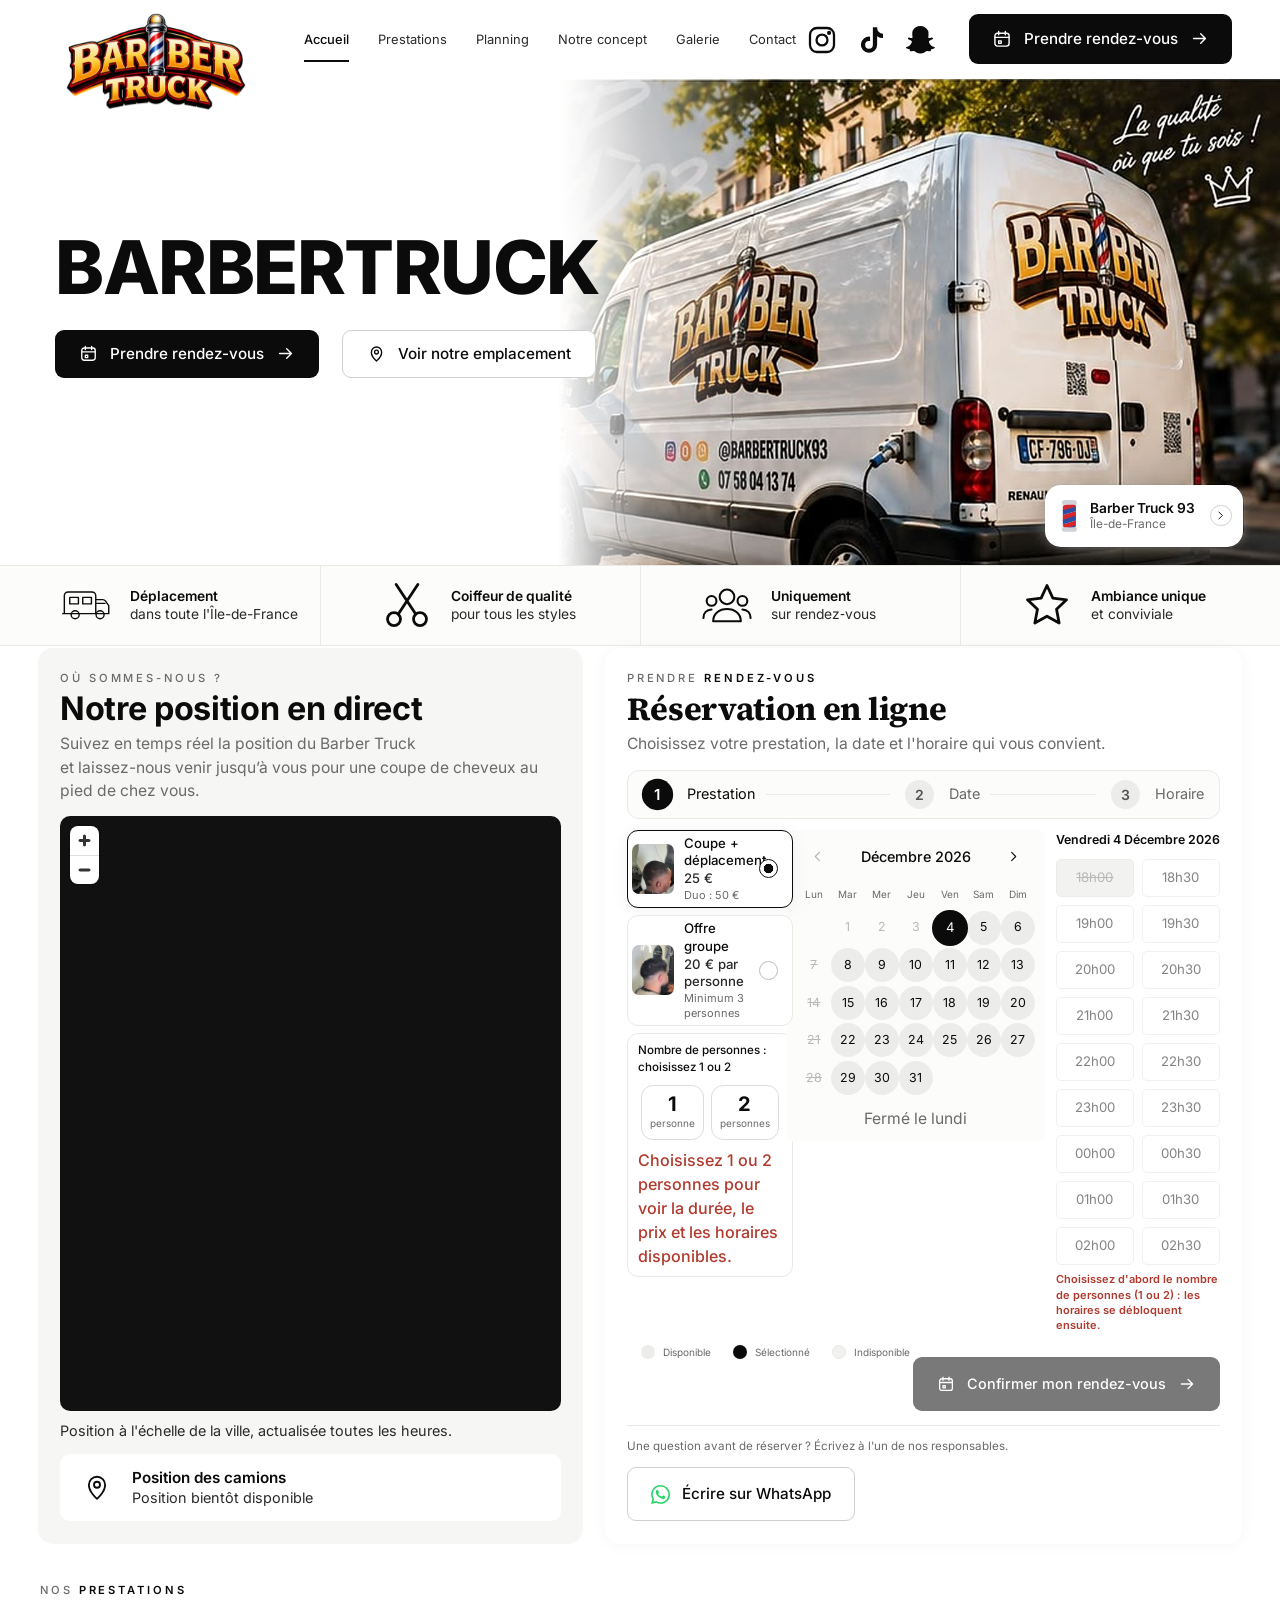
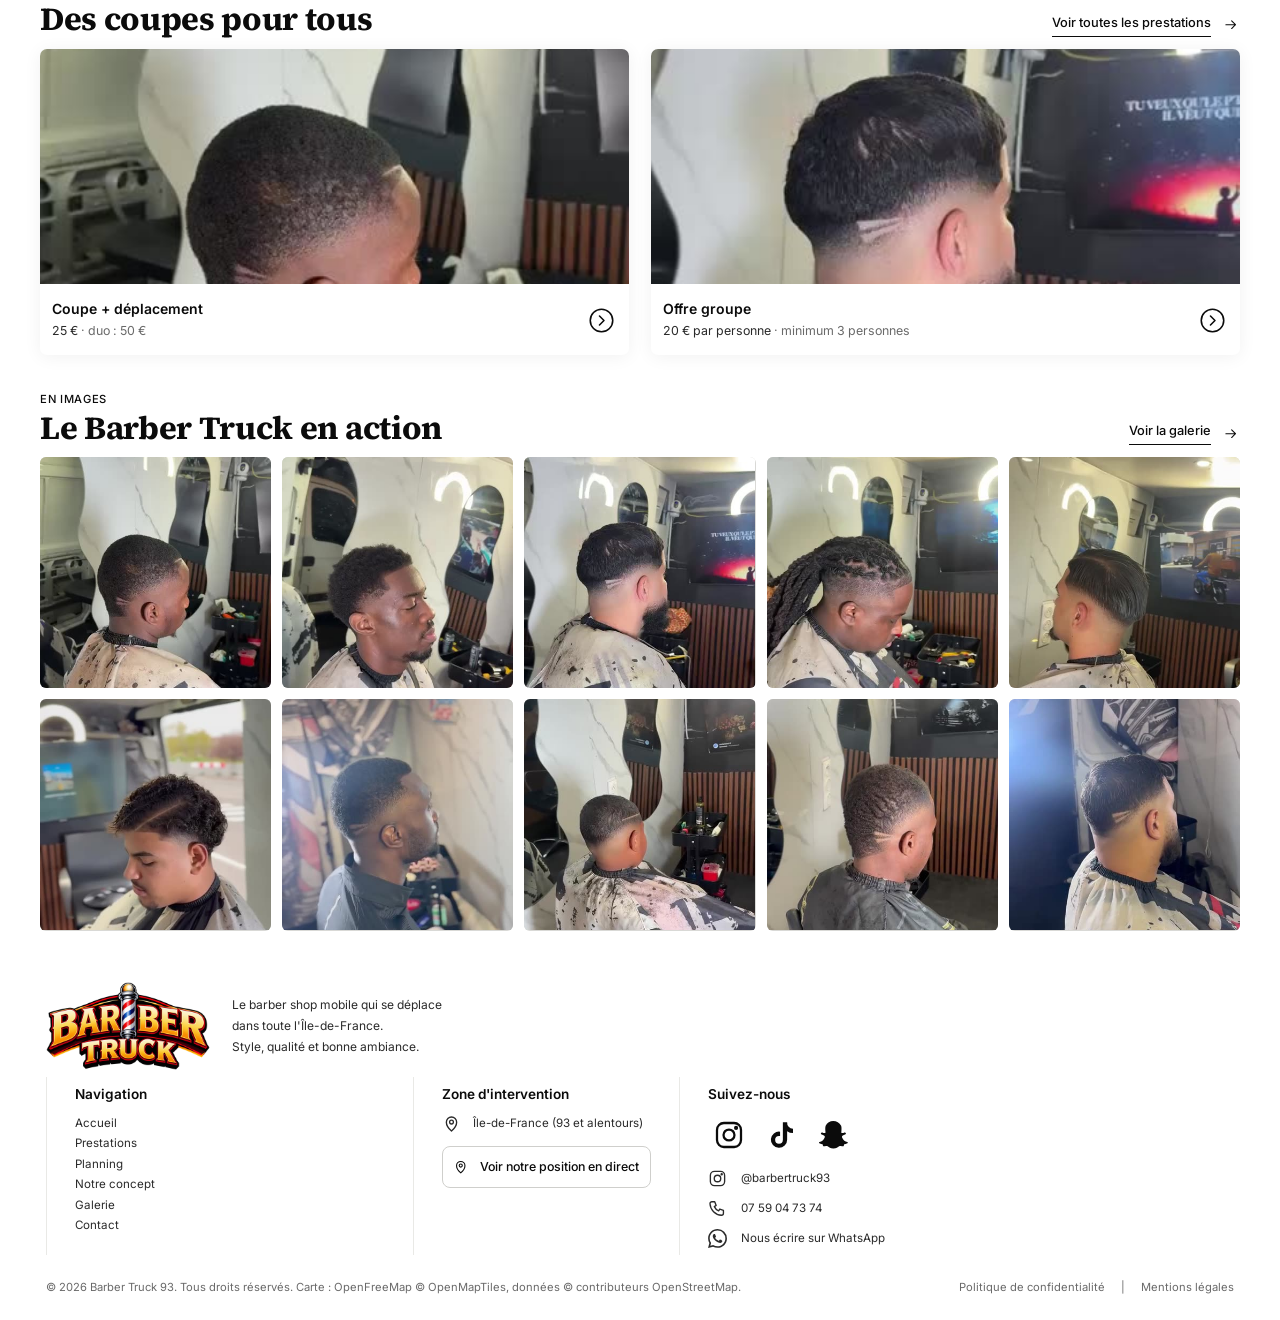
<file: index.html>
<!DOCTYPE html>
<html lang="fr">
<head>
  <meta charset="utf-8">
  <meta name="viewport" content="width=device-width, initial-scale=1">
  <title>Barber Truck 93 – Barber shop mobile à domicile en Île-de-France</title>
  <meta name="description" content="Barber Truck 93, le barber shop mobile : un coiffeur de qualité qui se déplace chez vous en Île-de-France (93 et alentours), sur rendez-vous. Coupe + déplacement à 25 € par personne (duo 50 €), offre groupe à 20 € par personne dès 3 personnes. Réservation en ligne.">
  <meta name="robots" content="index, follow, max-image-preview:large">
  <link rel="canonical" href="https://www.barbertruck.fr/">
  <meta name="theme-color" content="#ffffff">
  <meta property="og:type" content="website">
  <meta property="og:locale" content="fr_FR">
  <meta property="og:site_name" content="Barber Truck 93">
  <meta property="og:url" content="https://www.barbertruck.fr/">
  <meta property="og:image" content="https://www.barbertruck.fr/assets/img/og-image.jpg">
  <meta property="og:image:width" content="1200">
  <meta property="og:image:height" content="630">
  <meta property="og:image:alt" content="Logo Barber Truck 93">
  <meta name="twitter:card" content="summary_large_image">
  <meta name="twitter:title" content="Barber Truck 93 – Le barber shop mobile">
  <meta name="twitter:image" content="https://www.barbertruck.fr/assets/img/og-image.jpg">
  <meta property="og:title" content="Barber Truck 93 – Le barber shop mobile">
  <meta property="og:description" content="Un coiffeur de qualité, directement près de chez vous. Déplacement dans toute l'Île-de-France.">
  <link rel="preconnect" href="https://qjwvyuvyeauagrbqcpeg.supabase.co" crossorigin>
  <link rel="icon" href="favicon.ico" sizes="any">
  <link rel="icon" type="image/png" sizes="32x32" href="assets/img/favicon-32.png">
  <link rel="icon" type="image/png" sizes="192x192" href="assets/img/icon-192.png">
  <link rel="apple-touch-icon" href="assets/img/apple-touch-icon.png">
  <link rel="preload" href="assets/fonts/inter-latin-400-normal.woff2" as="font" type="font/woff2" crossorigin>
  <link rel="preload" href="assets/fonts/inter-latin-800-normal.woff2" as="font" type="font/woff2" crossorigin>
  <link rel="preload" href="assets/img/hero-van.jpg" as="image">
  <link rel="stylesheet" href="assets/vendor/leaflet/leaflet.css">
  <link rel="stylesheet" href="css/style.css?v=20261019">
  <script>document.documentElement.classList.add('js');</script>
  <script type="application/ld+json">
  {
    "@context": "https://schema.org",
    "@graph": [
      {
        "@type": "WebSite",
        "@id": "https://www.barbertruck.fr/#website",
        "url": "https://www.barbertruck.fr/",
        "name": "Barber Truck 93",
        "inLanguage": "fr-FR"
      },
      {
        "@type": "HairSalon",
        "@id": "https://www.barbertruck.fr/#business",
        "name": "Barber Truck 93",
        "description": "Barber shop mobile : un coiffeur de qualité qui se déplace chez vous en Île-de-France, uniquement sur rendez-vous.",
        "url": "https://www.barbertruck.fr/",
        "image": "https://www.barbertruck.fr/assets/img/og-image.jpg",
        "logo": "https://www.barbertruck.fr/assets/img/icon-512.png",
        "telephone": "+33759047374",
        "priceRange": "20 € - 25 €",
        "areaServed": { "@type": "AdministrativeArea", "name": "Île-de-France" },
        "sameAs": [
          "https://www.instagram.com/barbertruck93/",
          "https://www.tiktok.com/@barbertruck93",
          "https://snapchat.com/t/9iEwNDB4"
        ],
        "potentialAction": { "@type": "ReserveAction", "target": "https://www.barbertruck.fr/#reservation", "name": "Prendre rendez-vous" },
        "hasOfferCatalog": {
          "@type": "OfferCatalog",
          "name": "Prestations",
          "itemListElement": [
            { "@type": "Offer", "price": "25", "priceCurrency": "EUR", "description": "25 € par personne (1 personne : 25 €, duo : 50 €)", "itemOffered": { "@type": "Service", "name": "Coupe + déplacement" } },
            { "@type": "Offer", "price": "20", "priceCurrency": "EUR", "description": "Par personne, minimum 3 personnes", "itemOffered": { "@type": "Service", "name": "Offre groupe" } }
          ]
        }
      }
    ]
  }
  </script>
</head>
<body>
  <a class="skip-link" href="#contenu">Aller au contenu</a>

  <svg class="sprite" xmlns="http://www.w3.org/2000/svg" aria-hidden="true" focusable="false">
    <defs>
      <symbol id="i-calendar" viewBox="0 0 24 24"><rect x="3.5" y="5" width="17" height="15.5" rx="3"/><path d="M3.5 10h17M8 3v4M16 3v4M8 14.2h3v3H8z"/></symbol>
      <symbol id="i-arrow" viewBox="0 0 24 24"><path d="M4.5 12h15M13.5 6l6 6-6 6"/></symbol>
      <symbol id="i-pin" viewBox="0 0 24 24"><path d="M12 21.5s-6.5-5.6-6.5-11.2a6.5 6.5 0 0 1 13 0c0 5.6-6.5 11.2-6.5 11.2z"/><circle cx="12" cy="10.2" r="2.4"/></symbol>
      <symbol id="i-instagram" viewBox="0 0 24 24"><rect x="3" y="3" width="18" height="18" rx="5.2"/><circle cx="12" cy="12" r="4.1"/><circle cx="17.3" cy="6.7" r=".7" fill="currentColor"/></symbol>
      <symbol id="i-snapchat" viewBox="0 0 24 24"><path fill="currentColor" stroke="none" d="M12.2 1.5c-2.4 0-4.700 1.200-5.700 3.600-.4 1-.3 2.700-.2 4l.1 1.200c-.3.100-.7.200-1.100.2-.4 0-.7-.1-.9-.2-.2 0-.4-.1-.5-.1-.4 0-.9.300-1 .700 0 .500.500.800 1.100 1l.4.100c.600.200 1.200.500 1.400.9.200.400.100.900-.200 1.300-.8 1.500-2 2.800-3.700 3.100-.300.100-.500.300-.4.600.1.400 1 .900 2.700 1.100.1.300.200.800.300 1.100.1.300.300.400.600.400.400 0 .900-.2 1.700-.2.400 0 .800.100 1.200.2 1.100.700 2 1.700 4.200 1.700h.200c2.200 0 3.100-1 4.200-1.700.4-.1.800-.2 1.200-.2.800 0 1.300.2 1.700.2.300 0 .500-.1.600-.4.100-.300.200-.800.300-1.100 1.700-.2 2.600-.7 2.700-1.100.1-.3-.1-.5-.4-.6-1.700-.3-2.900-1.600-3.700-3.100-.3-.4-.4-.9-.2-1.300.2-.4.800-.7 1.400-.9l.4-.100c.600-.2 1.100-.5 1.100-1-.1-.4-.6-.7-1-.7-.1 0-.3 0-.5.100-.2.100-.5.200-.9.200-.4 0-.8-.1-1.100-.2l.1-1.200c.100-1.300.2-3-.2-4C16.900 2.700 14.600 1.500 12.200 1.500z"/></symbol>
      <symbol id="i-whatsapp" viewBox="0 0 24 24"><path fill="currentColor" stroke="none" d="M17.472 14.382c-.297-.149-1.758-.867-2.03-.967-.273-.099-.471-.148-.67.15-.197.297-.767.966-.94 1.164-.173.199-.347.223-.644.075-.297-.15-1.255-.463-2.39-1.475-.883-.788-1.48-1.761-1.653-2.059-.173-.297-.018-.458.13-.606.134-.133.298-.347.446-.52.149-.174.198-.298.298-.497.099-.198.05-.371-.025-.52-.075-.149-.669-1.612-.916-2.207-.242-.579-.487-.5-.669-.51-.173-.008-.371-.01-.57-.01-.198 0-.52.074-.792.372-.272.297-1.04 1.016-1.04 2.479 0 1.462 1.065 2.875 1.213 3.074.149.198 2.096 3.2 5.077 4.487.709.306 1.262.489 1.694.625.712.227 1.36.195 1.871.118.571-.085 1.758-.719 2.006-1.413.248-.694.248-1.289.173-1.413-.074-.124-.272-.198-.57-.347m-5.421 7.403h-.004a9.87 9.87 0 01-5.031-1.378l-.361-.214-3.741.982.998-3.648-.235-.374a9.86 9.86 0 01-1.51-5.26c.001-5.45 4.436-9.884 9.888-9.884 2.64 0 5.122 1.03 6.988 2.898a9.825 9.825 0 012.893 6.994c-.003 5.45-4.437 9.884-9.885 9.884m8.413-18.297A11.815 11.815 0 0012.05 0C5.495 0 .16 5.335.157 11.892c0 2.096.547 4.142 1.588 5.945L.057 24l6.305-1.654a11.882 11.882 0 005.683 1.448h.005c6.554 0 11.89-5.335 11.893-11.893a11.821 11.821 0 00-3.48-8.413z"/></symbol>
      <symbol id="i-tiktok" viewBox="0 0 24 24"><path fill="currentColor" stroke="none" d="M16.6 2.5h-3.2v13.1a2.9 2.9 0 1 1-2.9-2.9c.3 0 .6 0 .8.1V9.5a6.1 6.1 0 1 0 5.3 6V9.1a7.5 7.5 0 0 0 4.4 1.4V7.3a4.4 4.4 0 0 1-4.4-4.8z"/></symbol>
      <symbol id="i-van" viewBox="0 0 48 32"><path d="M4 7.5A3.5 3.5 0 0 1 7.5 4h22A3.5 3.5 0 0 1 33 7.500V24H4zM33 11h6.500a3 3 0 0 1 2.400 1.200L45 16.500V24h-12M4 24h-1.500M36.500 24"/><path d="M9 9h8v6H9zM21 9h8v6h-8zM33.500 14.500h8"/><circle cx="14" cy="25" r="3.700"/><circle cx="37" cy="25" r="3.700"/></symbol>
      <symbol id="i-scissors" viewBox="0 0 24 24"><circle cx="6" cy="18.500" r="3"/><circle cx="18" cy="18.500" r="3"/><path d="M8 16.200 17 2.500M16 16.200 7 2.500"/></symbol>
      <symbol id="i-users" viewBox="0 0 32 32"><circle cx="16" cy="11" r="4.500"/><path d="M7.500 26c0-4.800 3.800-7.500 8.500-7.500s8.500 2.700 8.500 7.500z"/><circle cx="6.500" cy="13.500" r="3"/><path d="M1.500 24c0-3 2-5 5-5.200"/><circle cx="25.500" cy="13.500" r="3"/><path d="M30.500 24c0-3-2-5-5-5.200"/></symbol>
      <symbol id="i-star" viewBox="0 0 24 24"><path d="m12 3 2.700 5.800 6.300.8-4.600 4.400 1.200 6.300L12 17.200 6.400 20.300l1.200-6.300L3 9.600l6.300-.8z"/></symbol>
      <symbol id="i-check" viewBox="0 0 24 24"><path d="m6 12.500 4 4 8-9"/></symbol>
      <symbol id="i-send" viewBox="0 0 24 24"><path d="M3.500 11 20.500 3.500 13 20.500l-2.200-7.300z"/></symbol>
      <symbol id="i-phone" viewBox="0 0 24 24"><path d="M5 3.500h3.500l1.800 4.600-2.300 1.500a11 11 0 0 0 5.400 5.400l1.500-2.300 4.600 1.800V18a2.500 2.500 0 0 1-2.500 2.500A15.500 15.500 0 0 1 2.500 6 2.500 2.500 0 0 1 5 3.500z"/></symbol>
      <symbol id="i-chev-l" viewBox="0 0 24 24"><path d="m15 5.500-6.500 6.500 6.500 6.500"/></symbol>
      <symbol id="i-chev-r" viewBox="0 0 24 24"><path d="m9 5.500 6.500 6.500-6.500 6.500"/></symbol>
      <symbol id="i-chev-circle" viewBox="0 0 24 24"><circle cx="12" cy="12" r="10"/><path d="m10.200 8 4 4-4 4"/></symbol>
    </defs>
  </svg>

  <header class="site-header" id="top">
    <div class="site-header__inner">
      <a class="logo" href="#accueil" aria-label="Barber Truck 93 – Accueil">
        <img src="assets/img/logo-header.png" alt="Barber Truck 93" width="150" height="81">
      </a>

      <nav class="nav" id="menu" aria-label="Navigation principale">
        <ul class="nav__list">
          <li><a class="nav__link is-active" href="#accueil" aria-current="page">Accueil</a></li>
          <li><a class="nav__link" href="#prestations">Prestations</a></li>
          <li><a class="nav__link" href="#reservation">Planning</a></li>
          <li><a class="nav__link" href="#concept">Notre concept</a></li>
          <li><a class="nav__link" href="#galerie">Galerie</a></li>
          <li><a class="nav__link" href="#contact">Contact</a></li>
        </ul>
        <div class="nav__social">
          <a class="icon-link" href="https://www.instagram.com/barbertruck93/" target="_blank" rel="noopener noreferrer" aria-label="Instagram Barber Truck 93 (nouvel onglet)"><svg class="icon" aria-hidden="true"><use href="#i-instagram"/></svg></a>
          <a class="icon-link" href="https://www.tiktok.com/@barbertruck93?_r=1&amp;_t=ZG-9AHRAoRUi3s" target="_blank" rel="noopener noreferrer" aria-label="TikTok Barber Truck 93 (nouvel onglet)"><svg class="icon" aria-hidden="true"><use href="#i-tiktok"/></svg></a>
          <a class="icon-link" href="https://snapchat.com/t/9iEwNDB4" target="_blank" rel="noopener noreferrer" aria-label="Snapchat Barber Truck 93 (nouvel onglet)"><svg class="icon" aria-hidden="true"><use href="#i-snapchat"/></svg></a>
        </div>
      </nav>

      <a class="btn btn--dark site-header__cta" href="#reservation">
        <svg class="icon" aria-hidden="true"><use href="#i-calendar"/></svg>
        <span>Prendre rendez-vous</span>
        <svg class="icon" aria-hidden="true"><use href="#i-arrow"/></svg>
      </a>

      <button class="burger" type="button" aria-expanded="false" aria-controls="menu" aria-label="Ouvrir le menu">
        <span class="burger__bar"></span><span class="burger__bar"></span><span class="burger__bar"></span>
      </button>
    </div>
  </header>

  <main id="contenu">
    <section class="hero" id="accueil" aria-labelledby="hero-title">
      <div class="hero__content">
        <h1 class="hero__title" id="hero-title">BARBERTRUCK</h1>
        <div class="hero__cta">
          <a class="btn btn--dark" href="#reservation">
            <svg class="icon" aria-hidden="true"><use href="#i-calendar"/></svg>
            <span>Prendre rendez-vous</span>
            <svg class="icon" aria-hidden="true"><use href="#i-arrow"/></svg>
          </a>
          <a class="btn btn--light" href="#localisation">
            <svg class="icon" aria-hidden="true"><use href="#i-pin"/></svg>
            <span>Voir notre emplacement</span>
          </a>
        </div>
      </div>

      <figure class="hero__media">
        <img src="assets/img/hero-van.jpg" width="1156" height="778" fetchpriority="high"
             alt="Le camion Barber Truck 93 garé en ville : la qualité où que tu sois">
        <a class="hero__badge" href="#localisation">
          <svg class="pole" viewBox="0 0 20 36" aria-hidden="true">
            <defs><clipPath id="pole-clip"><rect x="3" y="6" width="14" height="24" rx="2"/></clipPath></defs>
            <rect x="2" y="1" width="16" height="6" rx="3" fill="#cfd2d6"/>
            <rect x="2" y="29" width="16" height="6" rx="3" fill="#cfd2d6"/>
            <g clip-path="url(#pole-clip)">
              <rect x="3" y="6" width="14" height="24" fill="#fff"/>
              <path d="M0 8 20 2v6L0 14zM0 18 20 12v6L0 24zM0 28 20 22v6L0 34z" fill="#d6262c"/>
              <path d="M0 13 20 7v5L0 18zM0 23 20 17v5L0 28zM0 33 20 27v5L0 38z" fill="#2a4fa3"/>
            </g>
          </svg>
          <span class="hero__badge-text"><strong>Barber Truck 93</strong><span>Île-de-France</span></span>
          <span class="hero__badge-go" aria-hidden="true"><svg class="icon"><use href="#i-chev-r"/></svg></span>
        </a>
      </figure>
    </section>

    <section class="features" id="concept" aria-label="Notre concept">
      <ul class="features__list">
        <li class="features__item"><svg class="icon icon--feature" aria-hidden="true"><use href="#i-van"/></svg><p><strong>Déplacement</strong>dans toute l'Île-de-France</p></li>
        <li class="features__item"><svg class="icon icon--feature" aria-hidden="true"><use href="#i-scissors"/></svg><p><strong>Coiffeur de qualité</strong>pour tous les styles</p></li>
        <li class="features__item"><svg class="icon icon--feature" aria-hidden="true"><use href="#i-users"/></svg><p><strong>Uniquement</strong>sur rendez&#8209;vous</p></li>
        <li class="features__item"><svg class="icon icon--feature" aria-hidden="true"><use href="#i-star"/></svg><p><strong>Ambiance unique</strong>et conviviale</p></li>
      </ul>
    </section>

    <div class="split">
      <section class="panel location reveal" id="localisation" aria-labelledby="loc-title">
        <p class="eyebrow">Où sommes-nous ?</p>
        <h2 class="panel__title panel__title--sans" id="loc-title">Notre position en direct</h2>
        <p class="panel__text">Suivez en temps réel la position du Barber Truck<br class="br-lg"> et laissez-nous venir jusqu’à vous pour une coupe de cheveux au pied de chez vous.</p>
        <div class="location__map" id="map" role="region" aria-label="Carte de la position des Barber Trucks 93, à l'échelle de la ville"></div>
        <p class="location__note">Position à l'échelle de la ville, actualisée toutes les heures.</p>
        <div class="location__card">
          <svg class="icon icon--pin" aria-hidden="true"><use href="#i-pin"/></svg>
          <div class="location__info" id="loc-info" aria-live="polite">
            <strong>Position des camions</strong>
            <span id="loc-status">Position bientôt disponible</span>
          </div>
          <a class="btn btn--dark btn--sm" id="loc-go" href="https://www.google.com/maps" target="_blank" rel="noopener noreferrer" hidden>
            <svg class="icon" aria-hidden="true"><use href="#i-send"/></svg>
            <span>Y aller</span>
          </a>
        </div>
      </section>

      <section class="panel booking reveal" id="reservation" aria-labelledby="book-title">
        <p class="eyebrow eyebrow--split"><span>Prendre</span> <strong>rendez-vous</strong></p>
        <h2 class="panel__title panel__title--serif" id="book-title">Réservation en ligne</h2>
        <p class="panel__text">Choisissez votre prestation, la date et l'horaire qui vous convient.</p>

        <ol class="steps" aria-label="Étapes de réservation">
          <li class="steps__item is-current" data-step="1"><span class="steps__num">1</span><span class="steps__label">Prestation</span></li>
          <li class="steps__item" data-step="2"><span class="steps__num">2</span><span class="steps__label">Date</span></li>
          <li class="steps__item" data-step="3"><span class="steps__num">3</span><span class="steps__label">Horaire</span></li>
        </ol>

        <div class="booking__grid">
          <fieldset class="services-pick">
            <legend class="sr-only">Prestation</legend>
            <label class="pick">
              <input class="pick__input" type="radio" name="service" value="coupe-deplacement" data-label="Coupe + déplacement" checked>
              <img class="pick__thumb" src="assets/img/thumb-1.jpg" alt="" width="56" height="56" loading="lazy">
              <span class="pick__text"><span class="pick__name">Coupe + déplacement</span><span class="pick__price">25 €</span><span class="pick__note">Duo : 50 €</span></span>
              <span class="pick__radio" aria-hidden="true"></span>
            </label>
            <label class="pick">
              <input class="pick__input" type="radio" name="service" value="offre-groupe" data-label="Offre groupe">
              <img class="pick__thumb" src="assets/img/thumb-3.jpg" alt="" width="56" height="56" loading="lazy">
              <span class="pick__text"><span class="pick__name">Offre groupe</span><span class="pick__price">20 € par personne</span><span class="pick__note">Minimum 3 personnes</span></span>
              <span class="pick__radio" aria-hidden="true"></span>
            </label>
            <div class="party" id="field-party">
              <p class="party__label" id="l-party">Nombre de personnes : choisissez 1 ou 2</p>
              <div class="party__choice" id="party-choice" role="radiogroup" aria-labelledby="l-party">
                <label class="party__opt"><input type="radio" name="party-choice" value="1"><span class="party__num">1</span><span class="party__unit">personne</span></label>
                <label class="party__opt"><input type="radio" name="party-choice" value="2"><span class="party__num">2</span><span class="party__unit">personnes</span></label>
              </div>
              <div class="party__ctl" id="party-stepper" hidden>
                <button class="party__btn" type="button" data-party="-1" aria-label="Une personne de moins"><span aria-hidden="true">−</span></button>
                <input id="f-party" name="party" type="number" inputmode="numeric" min="3" max="17" value="" aria-labelledby="l-party">
                <button class="party__btn" type="button" data-party="1" aria-label="Une personne de plus"><span aria-hidden="true">+</span></button>
              </div>
              <p class="party__duration" id="party-duration" aria-live="polite"></p>
              <p class="party__price" id="party-price" aria-live="polite"></p>
            </div>
          </fieldset>

          <div class="calendar" aria-label="Choix de la date">
            <div class="calendar__head">
              <button class="calendar__nav" type="button" data-cal="prev" aria-label="Mois précédent"><svg class="icon" aria-hidden="true"><use href="#i-chev-l"/></svg></button>
              <p class="calendar__title" id="cal-title" aria-live="polite">Octobre 2026</p>
              <button class="calendar__nav" type="button" data-cal="next" aria-label="Mois suivant"><svg class="icon" aria-hidden="true"><use href="#i-chev-r"/></svg></button>
            </div>
            <div class="calendar__weekdays" aria-hidden="true"><span>Lun</span><span>Mar</span><span>Mer</span><span>Jeu</span><span>Ven</span><span>Sam</span><span>Dim</span></div>
            <div class="calendar__days" id="cal-days"></div>
            <p class="calendar__note">Fermé le lundi</p>
          </div>

          <div class="slots">
            <p class="slots__date" id="slots-date" aria-live="polite"></p>
            <div class="slots__grid" id="slots-grid" role="group" aria-labelledby="slots-date"></div>
            <p class="slots__range" id="slots-range" aria-live="polite"></p>
          </div>
        </div>

        <ul class="legend" aria-hidden="true">
          <li><span class="legend__dot legend__dot--available"></span>Disponible</li>
          <li><span class="legend__dot legend__dot--selected"></span>Sélectionné</li>
          <li><span class="legend__dot legend__dot--disabled"></span>Indisponible</li>
        </ul>

        <form class="booking__form" id="booking-form" novalidate>
          <div class="booking__fields" id="booking-fields" hidden>
            <p class="booking__hint">Renseignez vos coordonnées. Votre demande doit être confirmée par nos soins : le créneau n'est définitivement réservé qu'après notre confirmation, et vous êtes prévenu par SMS. Vos informations servent uniquement à traiter ce rendez-vous.</p>
            <div class="field">
              <label for="f-name">Nom et prénom</label>
              <input id="f-name" name="name" type="text" autocomplete="name" required minlength="2" maxlength="80">
            </div>
            <div class="field">
              <label for="f-phone">Téléphone</label>
              <input id="f-phone" name="phone" type="tel" inputmode="tel" autocomplete="tel" required maxlength="20" placeholder="06 12 34 56 78">
            </div>
            <div class="field field--wide">
              <label for="f-address">Adresse</label>
              <input id="f-address" name="address" type="text" autocomplete="street-address" required minlength="8" maxlength="200" placeholder="N°, rue, code postal, ville">
            </div>
            <div class="hp" aria-hidden="true"><label>Ne pas remplir <input name="website" type="text" tabindex="-1" autocomplete="off"></label></div>
          </div>
          <div class="booking__footer">
            <p class="booking__status" id="booking-status" role="status"></p>
            <button class="btn btn--dark booking__confirm" id="booking-confirm" type="submit" aria-disabled="true">
              <svg class="icon" aria-hidden="true"><use href="#i-calendar"/></svg>
              <span>Confirmer mon rendez-vous</span>
              <svg class="icon" aria-hidden="true"><use href="#i-arrow"/></svg>
            </button>
          </div>
        </form>

        <div class="booking__done" id="booking-done" role="status" hidden>
          <span class="booking__done-icon"><svg class="icon" aria-hidden="true"><use href="#i-check"/></svg></span>
          <h3 class="booking__done-title">Demande envoyée</h3>
          <p class="booking__done-text" id="booking-done-text"></p>
          <button class="btn btn--light btn--sm" id="booking-reset" type="button">Faire une autre demande</button>
        </div>

        <div class="booking__help">
          <p>Une question avant de réserver ? Écrivez à l'un de nos responsables.</p>
          <a class="btn btn--light btn--sm btn--wa" href="https://wa.me/33759047374?text=Bonjour%20Barber%20Truck%2C%20j%27ai%20une%20question%20sur%20une%20r%C3%A9servation." target="_blank" rel="noopener noreferrer" aria-label="Écrire sur WhatsApp à un responsable Barber Truck 93 (nouvel onglet)">
            <svg class="icon" aria-hidden="true"><use href="#i-whatsapp"/></svg>
            <span>Écrire sur WhatsApp</span>
          </a>
        </div>
      </section>
    </div>

    <section class="services" id="prestations" aria-labelledby="serv-title">
      <div class="section-head reveal">
        <div>
          <p class="eyebrow eyebrow--split"><span>Nos</span> <strong>prestations</strong></p>
          <h2 class="section-title" id="serv-title">Des coupes pour tous</h2>
        </div>
        <a class="link-arrow" href="#reservation"><span>Voir toutes les prestations</span><svg class="icon" aria-hidden="true"><use href="#i-arrow"/></svg></a>
      </div>

      <ul class="services__grid">
        <li class="card reveal">
          <div class="card__media">
            <video muted loop playsinline preload="none" poster="assets/posters/presta-1.jpg" aria-label="Coupe réalisée dans le Barber Truck 93">
              <source src="assets/Vid%C3%A9os%20prestations/WhatsApp%20Video%202026-10-05%20at%2016.38.00.mp4" type="video/mp4">
            </video>
          </div>
          <div class="card__body">
            <h3 class="card__title">Coupe + déplacement</h3>
            <p class="card__price">25 € <span class="card__note">· duo : 50 €</span></p>
            <a class="card__cta" href="#reservation" data-service="coupe-deplacement" aria-label="Réserver : Coupe + déplacement, 25 €"><svg class="icon" aria-hidden="true"><use href="#i-chev-circle"/></svg></a>
          </div>
        </li>
        <li class="card reveal">
          <div class="card__media">
            <video muted loop playsinline preload="none" poster="assets/posters/presta-3.jpg" aria-label="Coupe réalisée dans le Barber Truck 93">
              <source src="assets/Vid%C3%A9os%20prestations/WhatsApp%20Video%202026-10-05%20at%2016.38.00%20%282%29.mp4" type="video/mp4">
            </video>
          </div>
          <div class="card__body">
            <h3 class="card__title">Offre groupe</h3>
            <p class="card__price">20 € par personne <span class="card__note">· minimum 3 personnes</span></p>
            <a class="card__cta" href="#reservation" data-service="offre-groupe" aria-label="Réserver : Offre groupe, 20 € par personne, minimum 3 personnes"><svg class="icon" aria-hidden="true"><use href="#i-chev-circle"/></svg></a>
          </div>
        </li>
      </ul>
    </section>

    <section class="gallery" id="galerie" aria-labelledby="gal-title">
      <div class="section-head reveal">
        <div>
          <p class="eyebrow eyebrow--plain">En images</p>
          <h2 class="section-title" id="gal-title">Le Barber Truck en action</h2>
        </div>
        <a class="link-arrow" href="#galerie"><span>Voir la galerie</span><svg class="icon" aria-hidden="true"><use href="#i-arrow"/></svg></a>
      </div>

      <ul class="gallery__grid">
        <li class="tile reveal"><video muted loop playsinline preload="none" poster="assets/posters/presta-1.jpg" aria-label="Barber Truck 93 en action : coupe dans le camion"><source src="assets/Vid%C3%A9os%20prestations/WhatsApp%20Video%202026-10-05%20at%2016.38.00.mp4" type="video/mp4"></video></li>
        <li class="tile reveal"><video muted loop playsinline preload="none" poster="assets/posters/presta-2.jpg" aria-label="Barber Truck 93 en action : dégradé dans le camion"><source src="assets/Vid%C3%A9os%20prestations/WhatsApp%20Video%202026-10-05%20at%2016.38.00%20%281%29.mp4" type="video/mp4"></video></li>
        <li class="tile reveal"><video muted loop playsinline preload="none" poster="assets/posters/presta-3.jpg" aria-label="Barber Truck 93 en action : coupe et barbe dans le camion"><source src="assets/Vid%C3%A9os%20prestations/WhatsApp%20Video%202026-10-05%20at%2016.38.00%20%282%29.mp4" type="video/mp4"></video></li>
        <li class="tile reveal"><video muted loop playsinline preload="none" poster="assets/posters/presta-4.jpg" aria-label="Barber Truck 93 en action : coupe avec locks dans le camion"><source src="assets/Vid%C3%A9os%20prestations/WhatsApp%20Video%202026-10-05%20at%2016.38.00%20%283%29.mp4" type="video/mp4"></video></li>
        <li class="tile reveal"><video muted loop playsinline preload="none" poster="assets/posters/presta-5.jpg" aria-label="Barber Truck 93 en action : coupe dans le camion"><source src="assets/Vid%C3%A9os%20prestations/WhatsApp%20Video%202026-10-05%20at%2017.44.28.mp4" type="video/mp4"></video></li>
        <li class="tile reveal"><video muted loop playsinline preload="none" poster="assets/posters/presta-6.jpg" aria-label="Barber Truck 93 en action : dégradé dans le camion"><source src="assets/Vid%C3%A9os%20prestations/WhatsApp%20Video%202026-10-05%20at%2017.44.44.mp4" type="video/mp4"></video></li>
        <li class="tile reveal"><video muted loop playsinline preload="none" poster="assets/posters/presta-7.jpg" aria-label="Barber Truck 93 en action : coupe et barbe dans le camion"><source src="assets/Vid%C3%A9os%20prestations/WhatsApp%20Video%202026-10-05%20at%2017.45.36.mp4" type="video/mp4"></video></li>
        <li class="tile reveal"><video muted loop playsinline preload="none" poster="assets/posters/presta-8.jpg" aria-label="Barber Truck 93 en action : finition soignée dans le camion"><source src="assets/Vid%C3%A9os%20prestations/WhatsApp%20Video%202026-10-05%20at%2017.45.53.mp4" type="video/mp4"></video></li>
        <li class="tile reveal"><video muted loop playsinline preload="none" poster="assets/posters/presta-9.jpg" aria-label="Barber Truck 93 en action : coupe avec dégradé dans le camion"><source src="assets/Vid%C3%A9os%20prestations/WhatsApp%20Video%202026-10-05%20at%2017.46.41.mp4" type="video/mp4"></video></li>
        <li class="tile reveal"><video muted loop playsinline preload="none" poster="assets/posters/presta-10.jpg" aria-label="Barber Truck 93 en action : coupe dans le Barber Truck 93"><source src="assets/Vid%C3%A9os%20prestations/WhatsApp%20Video%202026-10-05%20at%2017.46.55.mp4" type="video/mp4"></video></li>
      </ul>
    </section>
  </main>

  <footer class="footer" id="contact">
    <div class="footer__grid">
      <div class="footer__col footer__brand">
        <a href="#accueil" aria-label="Barber Truck 93 – Retour en haut"><img src="assets/img/logo-header.png" alt="Barber Truck 93" width="130" height="70" loading="lazy"></a>
        <p>Le barber shop mobile qui se déplace<br>dans toute l'Île-de-France.<br>Style, qualité et bonne ambiance.</p>
      </div>
      <nav class="footer__col" aria-label="Navigation du pied de page">
        <h2 class="footer__title">Navigation</h2>
        <ul class="footer__links">
          <li><a href="#accueil">Accueil</a></li>
          <li><a href="#prestations">Prestations</a></li>
          <li><a href="#reservation">Planning</a></li>
          <li><a href="#concept">Notre concept</a></li>
          <li><a href="#galerie">Galerie</a></li>
          <li><a href="#contact">Contact</a></li>
        </ul>
      </nav>
      <div class="footer__col">
        <h2 class="footer__title">Zone d'intervention</h2>
        <p class="footer__zone"><svg class="icon" aria-hidden="true"><use href="#i-pin"/></svg>Île-de-France (93 et alentours)</p>
        <a class="btn btn--light btn--sm" href="#localisation"><svg class="icon" aria-hidden="true"><use href="#i-pin"/></svg><span>Voir notre position en direct</span></a>
      </div>
      <div class="footer__col">
        <h2 class="footer__title">Suivez-nous</h2>
        <div class="footer__social">
          <a class="icon-link" href="https://www.instagram.com/barbertruck93/" target="_blank" rel="noopener noreferrer" aria-label="Instagram Barber Truck 93 (nouvel onglet)"><svg class="icon" aria-hidden="true"><use href="#i-instagram"/></svg></a>
          <a class="icon-link" href="https://www.tiktok.com/@barbertruck93?_r=1&amp;_t=ZG-9AHRAoRUi3s" target="_blank" rel="noopener noreferrer" aria-label="TikTok Barber Truck 93 (nouvel onglet)"><svg class="icon" aria-hidden="true"><use href="#i-tiktok"/></svg></a>
          <a class="icon-link" href="https://snapchat.com/t/9iEwNDB4" target="_blank" rel="noopener noreferrer" aria-label="Snapchat Barber Truck 93 (nouvel onglet)"><svg class="icon" aria-hidden="true"><use href="#i-snapchat"/></svg></a>
        </div>
        <ul class="footer__contact">
          <li><svg class="icon" aria-hidden="true"><use href="#i-instagram"/></svg>@barbertruck93</li>
          <li><svg class="icon" aria-hidden="true"><use href="#i-phone"/></svg><a href="tel:+33759047374">07 59 04 73 74</a></li>
          <li><svg class="icon" aria-hidden="true"><use href="#i-whatsapp"/></svg><a href="https://wa.me/33759047374?text=Bonjour%20Barber%20Truck%2C%20j%27ai%20une%20question%20sur%20une%20r%C3%A9servation." target="_blank" rel="noopener noreferrer">Nous écrire sur WhatsApp</a></li>
        </ul>
      </div>
    </div>
    <div class="footer__bar">
      <p>© 2026 Barber Truck 93. Tous droits réservés. Carte : <a href="https://openfreemap.org" target="_blank" rel="noopener noreferrer">OpenFreeMap</a> © <a href="https://openmaptiles.org/" target="_blank" rel="noopener noreferrer">OpenMapTiles</a>, données © <a href="https://www.openstreetmap.org/copyright" target="_blank" rel="noopener noreferrer">contributeurs OpenStreetMap</a>.</p>
      <p class="footer__legal"><a href="#top">Politique de confidentialité</a><span aria-hidden="true">|</span><a href="#top">Mentions légales</a></p>
    </div>
  </footer>

  <script src="js/config.js" defer></script>
  <script src="js/api.js" defer></script>
  <script src="assets/vendor/leaflet/leaflet.js" defer></script>
  <script src="js/main.js" defer></script>
  <script src="js/map.js" defer></script>
</body>
</html>
</file>
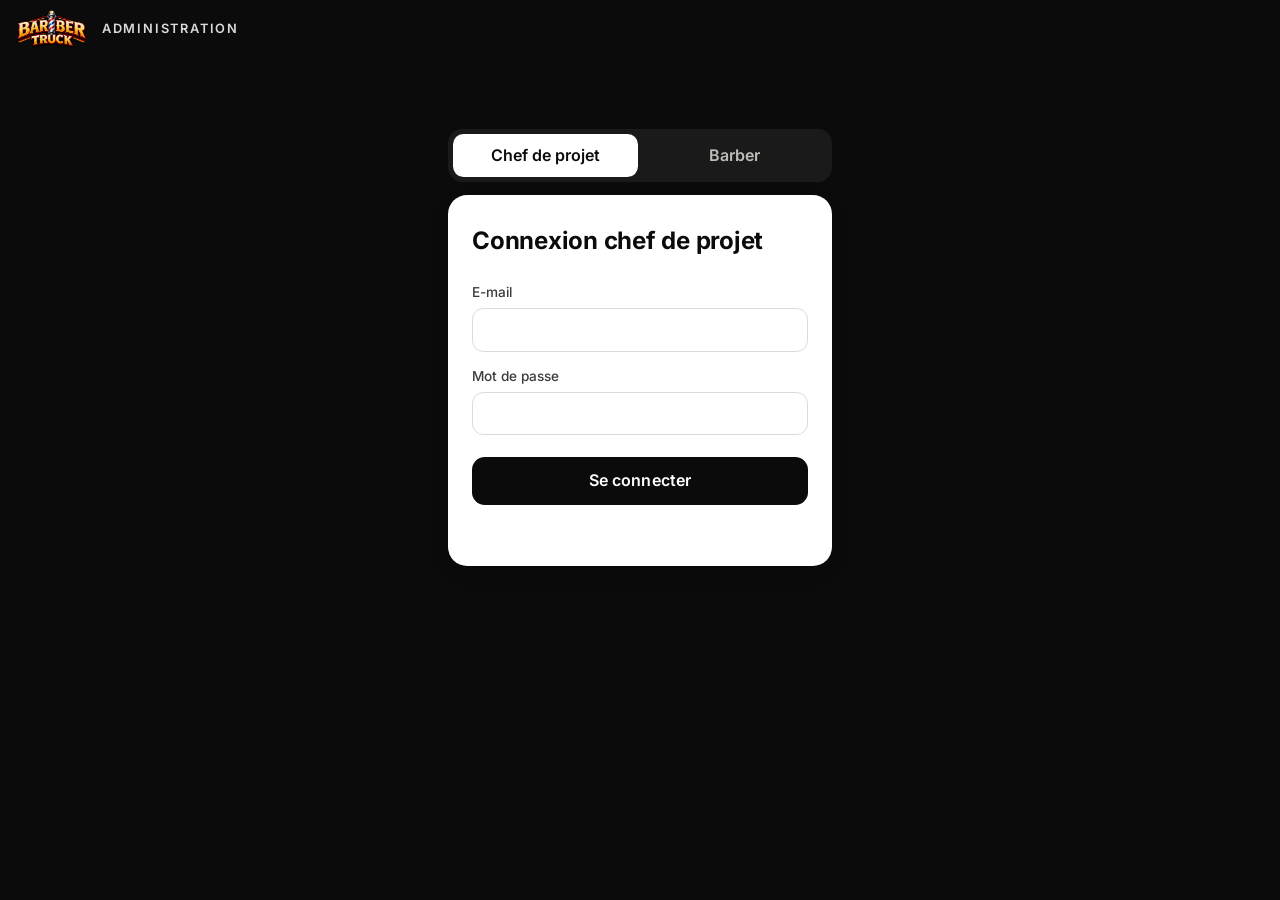
<file: admin/index.html>
<!DOCTYPE html>
<html lang="fr">
<head>
  <meta charset="utf-8">
  <meta name="viewport" content="width=device-width, initial-scale=1, viewport-fit=cover">
  <meta name="theme-color" content="#0b0b0b">
  <meta name="robots" content="noindex, nofollow">
  <title>Administration – Barber Truck 93</title>
  <link rel="icon" href="/favicon.ico" sizes="any">
  <link rel="icon" type="image/png" sizes="32x32" href="/assets/img/favicon-32.png">
  <link rel="stylesheet" href="/admin/admin.css?v=20261023">
</head>
<body>
  <header class="bar">
    <img src="/assets/img/logo-header.png" alt="Barber Truck 93" width="86" height="46">
    <h1>Administration</h1>
    <div class="bar__actions" id="bar-actions" hidden>
      <button class="btn btn--ghost" id="refresh" type="button">Actualiser</button>
      <button class="btn btn--ghost" id="logout" type="button">Déconnexion</button>
    </div>
  </header>

  <main>
    <div class="auth" id="auth">
    <div class="auth__tabs" id="auth-tabs" role="tablist" aria-label="Type de compte">
      <button type="button" role="tab" data-role="admin" class="is-active" aria-selected="true">Chef de projet</button>
      <button type="button" role="tab" data-role="barber" aria-selected="false">Barber</button>
    </div>
    <form class="login" id="login" novalidate>
      <h2 id="login-title">Connexion chef de projet</h2>
      <label for="email">E-mail</label>
      <input id="email" type="email" autocomplete="username" required>
      <label for="password">Mot de passe</label>
      <input id="password" type="password" autocomplete="current-password" required>
      <button class="btn btn--dark" type="submit">Se connecter</button>
      <p class="msg" id="login-msg" role="alert"></p>
      <p class="login__alt" id="to-signup" hidden>Pas encore de compte ? <button type="button" class="link" id="show-signup">Créer un compte barber</button></p>
    </form>

    <form class="login" id="signup" novalidate hidden>
      <h2>Créer un compte barber</h2>
      <p class="login__note">Votre demande sera validée par un chef de projet avant votre première connexion.</p>
      <label for="su-name">Nom et prénom</label>
      <input id="su-name" type="text" autocomplete="name" required minlength="2" maxlength="80">
      <label for="su-email">E-mail</label>
      <input id="su-email" type="email" autocomplete="email" required maxlength="120">
      <label for="su-pass">Mot de passe (10 caractères minimum)</label>
      <input id="su-pass" type="password" autocomplete="new-password" required minlength="10" maxlength="72">
      <label for="su-pass2">Confirmer le mot de passe</label>
      <input id="su-pass2" type="password" autocomplete="new-password" required minlength="10" maxlength="72">
      <input id="su-website" type="text" tabindex="-1" autocomplete="off" aria-hidden="true" style="position:absolute;left:-9999px;width:1px;height:1px;opacity:0">
      <button class="btn btn--dark" type="submit">Envoyer ma demande</button>
      <p class="msg" id="signup-msg" role="alert"></p>
      <p class="login__alt"><button type="button" class="link" id="back-login">← Retour à la connexion</button></p>
    </form>
    </div>

    <section id="panel" hidden>
      <nav class="views" id="views" aria-label="Sections de l'administration">
        <button type="button" data-view="requests" data-admin-only class="is-active">Demandes <span class="count" id="count-pending-nav">0</span></button>
        <button type="button" data-view="planning" data-admin-only>Planning</button>
        <button type="button" data-view="blocks" data-admin-only>Créneaux</button>
        <button type="button" data-view="trucks">Camions</button>
        <button type="button" data-view="barbers" data-admin-only>Barbers <span class="count" id="count-barbers" hidden>0</span></button>
        <button type="button" data-view="barber">Coiffeur</button>
      </nav>

      <div id="view-blocks" hidden>
        <h2 class="barber__title">Bloquer / débloquer des créneaux</h2>
        <p class="checkin__help">Bloquez à la main une plage horaire : elle devient indisponible sur le site. La durée dépend de la taille : 30 min de déplacement + 30 min par personne (solo 1 h, duo 1 h 30, trio 2 h, groupe de 4 : 2 h 30…). « Débloquer » rend la plage de nouveau disponible.</p>

        <form class="blocks__form" id="block-form" novalidate>
          <div class="blocks__row">
            <div><label for="blk-date">Date</label><input id="blk-date" type="date" required></div>
            <div><label for="blk-size">Taille</label><select id="blk-size"></select></div>
            <div><label for="blk-time">Heure de début</label><select id="blk-time"></select></div>
          </div>
          <div class="blocks__row">
            <div><label for="blk-phone">Téléphone du client (facultatif)</label><input id="blk-phone" type="tel" inputmode="tel" autocomplete="off" maxlength="20" placeholder="06 12 34 56 78"></div>
            <div class="blocks__wide"><label for="blk-address">Adresse du client (facultatif)</label><input id="blk-address" type="text" autocomplete="off" maxlength="200" placeholder="N°, rue, code postal, ville"></div>
          </div>
          <div><label for="blk-note">Note (facultatif, visible seulement ici)</label><input id="blk-note" type="text" maxlength="120" placeholder="Ex. : pause, trajet, absence" autocomplete="off"></div>
          <p class="blocks__range" id="blk-range" aria-live="polite"></p>
          <button class="btn btn--dark" id="blk-submit" type="submit">Bloquer ce créneau</button>
        </form>
        <p class="msg" id="blocks-msg" role="status"></p>

        <h3 class="blocks__sub">Aperçu du jour choisi</h3>
        <p class="checkin__help">Cliquez sur un créneau libre pour le choisir comme heure de début, ou sur un créneau bloqué pour le débloquer.</p>
        <div class="blocks__grid" id="blk-grid" role="group" aria-label="Créneaux du jour choisi"></div>
        <ul class="blocks__legend" aria-hidden="true">
          <li><span class="blocks__dot is-free"></span>Libre</li>
          <li><span class="blocks__dot is-blocked"></span>Bloqué</li>
          <li><span class="blocks__dot is-booked"></span>Rendez-vous confirmé</li>
        </ul>

        <h3 class="blocks__sub">Plages bloquées à venir</h3>
        <p class="msg" id="blocks-list-msg" role="status"></p>
        <ul class="list" id="blocks-list"></ul>
      </div>

      <div id="view-barbers" hidden>
        <h2 class="barber__title">Comptes barber</h2>
        <p class="checkin__help">Validez les demandes de création de compte. Un barber n'a accès qu'aux sections Camions et Coiffeur.</p>
        <p class="msg" id="barbers-msg" role="status"></p>
        <ul class="list" id="barbers-list"></ul>
      </div>

      <div id="view-barber" hidden>
        <h2 class="barber__title">Espace coiffeur</h2>
        <p class="checkin__help">Vos rendez-vous confirmés à venir.</p>
        <p class="msg" id="barber-msg" role="status"></p>
        <ul class="list" id="barber-list"></ul>
      </div>

      <div id="view-trucks" hidden>
      <section class="checkin" id="checkin" aria-labelledby="checkin-title">
        <h2 id="checkin-title">Check-in de position</h2>
        <p class="checkin__help">Une fois par heure, appuyez sur le bouton depuis le téléphone du camion. Seule la ville est affichée sur le site (position arrondie à environ 2 km).</p>
        <div class="checkin__row">
          <label for="truck-select" class="sr-only">Camion</label>
          <select id="truck-select"></select>
          <button class="btn btn--dark" id="checkin-btn" type="button">Je suis ici</button>
        </div>
        <div class="checkin__manual">
          <label for="city-input">Le GPS ne marche pas ? Indiquez la ville où vous êtes :</label>
          <div class="checkin__row">
            <input id="city-input" type="text" autocomplete="off" maxlength="80" placeholder="Ex. : Tremblay-en-France">
            <button class="btn btn--ghost" id="city-btn" type="button">Envoyer cette ville</button>
          </div>
        </div>
        <p class="msg" id="checkin-msg" role="status"></p>
        <ul class="checkin__list" id="checkin-list"></ul>
      </section>
      </div>

      <div id="view-requests">
      <nav class="tabs" id="tabs" aria-label="Filtrer les demandes">
        <button type="button" data-filter="pending" class="is-active">En attente <span class="count" id="count-pending">0</span></button>
        <button type="button" data-filter="confirmed">Confirmées</button>
        <button type="button" data-filter="closed">Refusées / annulées</button>
        <button type="button" data-filter="all">Toutes</button>
      </nav>
      <p class="msg" id="list-msg" role="status"></p>
      <ul class="list" id="list"></ul>
      </div>

      <div id="view-planning" hidden>
        <ul class="stats" id="plan-stats" aria-label="Résumé"></ul>
        <div class="plan__filters">
          <label class="sr-only" for="plan-period">Période</label>
          <select id="plan-period">
            <option value="upcoming">À venir et à valider</option>
            <option value="today">Aujourd'hui</option>
            <option value="past">Passées</option>
            <option value="all">Toutes les dates</option>
          </select>
          <label class="sr-only" for="plan-status">Statut</label>
          <select id="plan-status">
            <option value="active">En attente + confirmées</option>
            <option value="pending">En attente</option>
            <option value="confirmed">Confirmées</option>
            <option value="closed">Refusées / annulées</option>
            <option value="all">Tous les statuts</option>
          </select>
          <label class="sr-only" for="plan-search">Rechercher</label>
          <input id="plan-search" type="search" placeholder="Nom, téléphone, adresse…" autocomplete="off">
          <button class="btn btn--ghost" id="plan-csv" type="button">Exporter (CSV)</button>
        </div>
        <p class="msg" id="plan-msg" role="status"></p>
        <div class="plan__wrap">
          <table class="plan" id="plan-table">
            <thead>
              <tr><th>Heure</th><th>Client</th><th>Téléphone</th><th>Adresse</th><th>Prestation</th><th>Pers.</th><th>Statut</th><th>Reçue le</th><th>Actions</th></tr>
            </thead>
            <tbody id="plan-body"></tbody>
          </table>
        </div>
      </div>
    </section>
  </main>

  <script src="/js/config.js"></script>
  <script src="/admin/admin.js?v=20261023"></script>
</body>
</html>
</file>
<file: assets/vendor/leaflet/leaflet.css>
/* required styles */

.leaflet-pane,
.leaflet-tile,
.leaflet-marker-icon,
.leaflet-marker-shadow,
.leaflet-tile-container,
.leaflet-pane > svg,
.leaflet-pane > canvas,
.leaflet-zoom-box,
.leaflet-image-layer,
.leaflet-layer {
	position: absolute;
	left: 0;
	top: 0;
	}
.leaflet-container {
	overflow: hidden;
	}
.leaflet-tile,
.leaflet-marker-icon,
.leaflet-marker-shadow {
	-webkit-user-select: none;
	   -moz-user-select: none;
	        user-select: none;
	  -webkit-user-drag: none;
	}
/* Prevents IE11 from highlighting tiles in blue */
.leaflet-tile::selection {
	background: transparent;
}
/* Safari renders non-retina tile on retina better with this, but Chrome is worse */
.leaflet-safari .leaflet-tile {
	image-rendering: -webkit-optimize-contrast;
	}
/* hack that prevents hw layers "stretching" when loading new tiles */
.leaflet-safari .leaflet-tile-container {
	width: 1600px;
	height: 1600px;
	-webkit-transform-origin: 0 0;
	}
.leaflet-marker-icon,
.leaflet-marker-shadow {
	display: block;
	}
/* .leaflet-container svg: reset svg max-width decleration shipped in Joomla! (joomla.org) 3.x */
/* .leaflet-container img: map is broken in FF if you have max-width: 100% on tiles */
.leaflet-container .leaflet-overlay-pane svg {
	max-width: none !important;
	max-height: none !important;
	}
.leaflet-container .leaflet-marker-pane img,
.leaflet-container .leaflet-shadow-pane img,
.leaflet-container .leaflet-tile-pane img,
.leaflet-container img.leaflet-image-layer,
.leaflet-container .leaflet-tile {
	max-width: none !important;
	max-height: none !important;
	width: auto;
	padding: 0;
	}

.leaflet-container img.leaflet-tile {
	/* See: https://bugs.chromium.org/p/chromium/issues/detail?id=600120 */
	mix-blend-mode: plus-lighter;
}

.leaflet-container.leaflet-touch-zoom {
	-ms-touch-action: pan-x pan-y;
	touch-action: pan-x pan-y;
	}
.leaflet-container.leaflet-touch-drag {
	-ms-touch-action: pinch-zoom;
	/* Fallback for FF which doesn't support pinch-zoom */
	touch-action: none;
	touch-action: pinch-zoom;
}
.leaflet-container.leaflet-touch-drag.leaflet-touch-zoom {
	-ms-touch-action: none;
	touch-action: none;
}
.leaflet-container {
	-webkit-tap-highlight-color: transparent;
}
.leaflet-container a {
	-webkit-tap-highlight-color: rgba(51, 181, 229, 0.4);
}
.leaflet-tile {
	filter: inherit;
	visibility: hidden;
	}
.leaflet-tile-loaded {
	visibility: inherit;
	}
.leaflet-zoom-box {
	width: 0;
	height: 0;
	-moz-box-sizing: border-box;
	     box-sizing: border-box;
	z-index: 800;
	}
/* workaround for https://bugzilla.mozilla.org/show_bug.cgi?id=888319 */
.leaflet-overlay-pane svg {
	-moz-user-select: none;
	}

.leaflet-pane         { z-index: 400; }

.leaflet-tile-pane    { z-index: 200; }
.leaflet-overlay-pane { z-index: 400; }
.leaflet-shadow-pane  { z-index: 500; }
.leaflet-marker-pane  { z-index: 600; }
.leaflet-tooltip-pane   { z-index: 650; }
.leaflet-popup-pane   { z-index: 700; }

.leaflet-map-pane canvas { z-index: 100; }
.leaflet-map-pane svg    { z-index: 200; }

.leaflet-vml-shape {
	width: 1px;
	height: 1px;
	}
.lvml {
	behavior: url(#default#VML);
	display: inline-block;
	position: absolute;
	}


/* control positioning */

.leaflet-control {
	position: relative;
	z-index: 800;
	pointer-events: visiblePainted; /* IE 9-10 doesn't have auto */
	pointer-events: auto;
	}
.leaflet-top,
.leaflet-bottom {
	position: absolute;
	z-index: 1000;
	pointer-events: none;
	}
.leaflet-top {
	top: 0;
	}
.leaflet-right {
	right: 0;
	}
.leaflet-bottom {
	bottom: 0;
	}
.leaflet-left {
	left: 0;
	}
.leaflet-control {
	float: left;
	clear: both;
	}
.leaflet-right .leaflet-control {
	float: right;
	}
.leaflet-top .leaflet-control {
	margin-top: 10px;
	}
.leaflet-bottom .leaflet-control {
	margin-bottom: 10px;
	}
.leaflet-left .leaflet-control {
	margin-left: 10px;
	}
.leaflet-right .leaflet-control {
	margin-right: 10px;
	}


/* zoom and fade animations */

.leaflet-fade-anim .leaflet-popup {
	opacity: 0;
	-webkit-transition: opacity 0.2s linear;
	   -moz-transition: opacity 0.2s linear;
	        transition: opacity 0.2s linear;
	}
.leaflet-fade-anim .leaflet-map-pane .leaflet-popup {
	opacity: 1;
	}
.leaflet-zoom-animated {
	-webkit-transform-origin: 0 0;
	    -ms-transform-origin: 0 0;
	        transform-origin: 0 0;
	}
svg.leaflet-zoom-animated {
	will-change: transform;
}

.leaflet-zoom-anim .leaflet-zoom-animated {
	-webkit-transition: -webkit-transform 0.25s cubic-bezier(0,0,0.25,1);
	   -moz-transition:    -moz-transform 0.25s cubic-bezier(0,0,0.25,1);
	        transition:         transform 0.25s cubic-bezier(0,0,0.25,1);
	}
.leaflet-zoom-anim .leaflet-tile,
.leaflet-pan-anim .leaflet-tile {
	-webkit-transition: none;
	   -moz-transition: none;
	        transition: none;
	}

.leaflet-zoom-anim .leaflet-zoom-hide {
	visibility: hidden;
	}


/* cursors */

.leaflet-interactive {
	cursor: pointer;
	}
.leaflet-grab {
	cursor: -webkit-grab;
	cursor:    -moz-grab;
	cursor:         grab;
	}
.leaflet-crosshair,
.leaflet-crosshair .leaflet-interactive {
	cursor: crosshair;
	}
.leaflet-popup-pane,
.leaflet-control {
	cursor: auto;
	}
.leaflet-dragging .leaflet-grab,
.leaflet-dragging .leaflet-grab .leaflet-interactive,
.leaflet-dragging .leaflet-marker-draggable {
	cursor: move;
	cursor: -webkit-grabbing;
	cursor:    -moz-grabbing;
	cursor:         grabbing;
	}

/* marker & overlays interactivity */
.leaflet-marker-icon,
.leaflet-marker-shadow,
.leaflet-image-layer,
.leaflet-pane > svg path,
.leaflet-tile-container {
	pointer-events: none;
	}

.leaflet-marker-icon.leaflet-interactive,
.leaflet-image-layer.leaflet-interactive,
.leaflet-pane > svg path.leaflet-interactive,
svg.leaflet-image-layer.leaflet-interactive path {
	pointer-events: visiblePainted; /* IE 9-10 doesn't have auto */
	pointer-events: auto;
	}

/* visual tweaks */

.leaflet-container {
	background: #ddd;
	outline-offset: 1px;
	}
.leaflet-container a {
	color: #0078A8;
	}
.leaflet-zoom-box {
	border: 2px dotted #38f;
	background: rgba(255,255,255,0.5);
	}


/* general typography */
.leaflet-container {
	font-family: "Helvetica Neue", Arial, Helvetica, sans-serif;
	font-size: 12px;
	font-size: 0.75rem;
	line-height: 1.5;
	}


/* general toolbar styles */

.leaflet-bar {
	box-shadow: 0 1px 5px rgba(0,0,0,0.65);
	border-radius: 4px;
	}
.leaflet-bar a {
	background-color: #fff;
	border-bottom: 1px solid #ccc;
	width: 26px;
	height: 26px;
	line-height: 26px;
	display: block;
	text-align: center;
	text-decoration: none;
	color: black;
	}
.leaflet-bar a,
.leaflet-control-layers-toggle {
	background-position: 50% 50%;
	background-repeat: no-repeat;
	display: block;
	}
.leaflet-bar a:hover,
.leaflet-bar a:focus {
	background-color: #f4f4f4;
	}
.leaflet-bar a:first-child {
	border-top-left-radius: 4px;
	border-top-right-radius: 4px;
	}
.leaflet-bar a:last-child {
	border-bottom-left-radius: 4px;
	border-bottom-right-radius: 4px;
	border-bottom: none;
	}
.leaflet-bar a.leaflet-disabled {
	cursor: default;
	background-color: #f4f4f4;
	color: #bbb;
	}

.leaflet-touch .leaflet-bar a {
	width: 30px;
	height: 30px;
	line-height: 30px;
	}
.leaflet-touch .leaflet-bar a:first-child {
	border-top-left-radius: 2px;
	border-top-right-radius: 2px;
	}
.leaflet-touch .leaflet-bar a:last-child {
	border-bottom-left-radius: 2px;
	border-bottom-right-radius: 2px;
	}

/* zoom control */

.leaflet-control-zoom-in,
.leaflet-control-zoom-out {
	font: bold 18px 'Lucida Console', Monaco, monospace;
	text-indent: 1px;
	}

.leaflet-touch .leaflet-control-zoom-in, .leaflet-touch .leaflet-control-zoom-out  {
	font-size: 22px;
	}


/* layers control */

.leaflet-control-layers {
	box-shadow: 0 1px 5px rgba(0,0,0,0.4);
	background: #fff;
	border-radius: 5px;
	}
.leaflet-control-layers-toggle {
	background-image: url(images/layers.png);
	width: 36px;
	height: 36px;
	}
.leaflet-retina .leaflet-control-layers-toggle {
	background-image: url(images/layers-2x.png);
	background-size: 26px 26px;
	}
.leaflet-touch .leaflet-control-layers-toggle {
	width: 44px;
	height: 44px;
	}
.leaflet-control-layers .leaflet-control-layers-list,
.leaflet-control-layers-expanded .leaflet-control-layers-toggle {
	display: none;
	}
.leaflet-control-layers-expanded .leaflet-control-layers-list {
	display: block;
	position: relative;
	}
.leaflet-control-layers-expanded {
	padding: 6px 10px 6px 6px;
	color: #333;
	background: #fff;
	}
.leaflet-control-layers-scrollbar {
	overflow-y: scroll;
	overflow-x: hidden;
	padding-right: 5px;
	}
.leaflet-control-layers-selector {
	margin-top: 2px;
	position: relative;
	top: 1px;
	}
.leaflet-control-layers label {
	display: block;
	font-size: 13px;
	font-size: 1.08333em;
	}
.leaflet-control-layers-separator {
	height: 0;
	border-top: 1px solid #ddd;
	margin: 5px -10px 5px -6px;
	}

/* Default icon URLs */
.leaflet-default-icon-path { /* used only in path-guessing heuristic, see L.Icon.Default */
	background-image: url(images/marker-icon.png);
	}


/* attribution and scale controls */

.leaflet-container .leaflet-control-attribution {
	background: #fff;
	background: rgba(255, 255, 255, 0.8);
	margin: 0;
	}
.leaflet-control-attribution,
.leaflet-control-scale-line {
	padding: 0 5px;
	color: #333;
	line-height: 1.4;
	}
.leaflet-control-attribution a {
	text-decoration: none;
	}
.leaflet-control-attribution a:hover,
.leaflet-control-attribution a:focus {
	text-decoration: underline;
	}
.leaflet-attribution-flag {
	display: inline !important;
	vertical-align: baseline !important;
	width: 1em;
	height: 0.6669em;
	}
.leaflet-left .leaflet-control-scale {
	margin-left: 5px;
	}
.leaflet-bottom .leaflet-control-scale {
	margin-bottom: 5px;
	}
.leaflet-control-scale-line {
	border: 2px solid #777;
	border-top: none;
	line-height: 1.1;
	padding: 2px 5px 1px;
	white-space: nowrap;
	-moz-box-sizing: border-box;
	     box-sizing: border-box;
	background: rgba(255, 255, 255, 0.8);
	text-shadow: 1px 1px #fff;
	}
.leaflet-control-scale-line:not(:first-child) {
	border-top: 2px solid #777;
	border-bottom: none;
	margin-top: -2px;
	}
.leaflet-control-scale-line:not(:first-child):not(:last-child) {
	border-bottom: 2px solid #777;
	}

.leaflet-touch .leaflet-control-attribution,
.leaflet-touch .leaflet-control-layers,
.leaflet-touch .leaflet-bar {
	box-shadow: none;
	}
.leaflet-touch .leaflet-control-layers,
.leaflet-touch .leaflet-bar {
	border: 2px solid rgba(0,0,0,0.2);
	background-clip: padding-box;
	}


/* popup */

.leaflet-popup {
	position: absolute;
	text-align: center;
	margin-bottom: 20px;
	}
.leaflet-popup-content-wrapper {
	padding: 1px;
	text-align: left;
	border-radius: 12px;
	}
.leaflet-popup-content {
	margin: 13px 24px 13px 20px;
	line-height: 1.3;
	font-size: 13px;
	font-size: 1.08333em;
	min-height: 1px;
	}
.leaflet-popup-content p {
	margin: 17px 0;
	margin: 1.3em 0;
	}
.leaflet-popup-tip-container {
	width: 40px;
	height: 20px;
	position: absolute;
	left: 50%;
	margin-top: -1px;
	margin-left: -20px;
	overflow: hidden;
	pointer-events: none;
	}
.leaflet-popup-tip {
	width: 17px;
	height: 17px;
	padding: 1px;

	margin: -10px auto 0;
	pointer-events: auto;

	-webkit-transform: rotate(45deg);
	   -moz-transform: rotate(45deg);
	    -ms-transform: rotate(45deg);
	        transform: rotate(45deg);
	}
.leaflet-popup-content-wrapper,
.leaflet-popup-tip {
	background: white;
	color: #333;
	box-shadow: 0 3px 14px rgba(0,0,0,0.4);
	}
.leaflet-container a.leaflet-popup-close-button {
	position: absolute;
	top: 0;
	right: 0;
	border: none;
	text-align: center;
	width: 24px;
	height: 24px;
	font: 16px/24px Tahoma, Verdana, sans-serif;
	color: #757575;
	text-decoration: none;
	background: transparent;
	}
.leaflet-container a.leaflet-popup-close-button:hover,
.leaflet-container a.leaflet-popup-close-button:focus {
	color: #585858;
	}
.leaflet-popup-scrolled {
	overflow: auto;
	}

.leaflet-oldie .leaflet-popup-content-wrapper {
	-ms-zoom: 1;
	}
.leaflet-oldie .leaflet-popup-tip {
	width: 24px;
	margin: 0 auto;

	-ms-filter: "progid:DXImageTransform.Microsoft.Matrix(M11=0.70710678, M12=0.70710678, M21=-0.70710678, M22=0.70710678)";
	filter: progid:DXImageTransform.Microsoft.Matrix(M11=0.70710678, M12=0.70710678, M21=-0.70710678, M22=0.70710678);
	}

.leaflet-oldie .leaflet-control-zoom,
.leaflet-oldie .leaflet-control-layers,
.leaflet-oldie .leaflet-popup-content-wrapper,
.leaflet-oldie .leaflet-popup-tip {
	border: 1px solid #999;
	}


/* div icon */

.leaflet-div-icon {
	background: #fff;
	border: 1px solid #666;
	}


/* Tooltip */
/* Base styles for the element that has a tooltip */
.leaflet-tooltip {
	position: absolute;
	padding: 6px;
	background-color: #fff;
	border: 1px solid #fff;
	border-radius: 3px;
	color: #222;
	white-space: nowrap;
	-webkit-user-select: none;
	-moz-user-select: none;
	-ms-user-select: none;
	user-select: none;
	pointer-events: none;
	box-shadow: 0 1px 3px rgba(0,0,0,0.4);
	}
.leaflet-tooltip.leaflet-interactive {
	cursor: pointer;
	pointer-events: auto;
	}
.leaflet-tooltip-top:before,
.leaflet-tooltip-bottom:before,
.leaflet-tooltip-left:before,
.leaflet-tooltip-right:before {
	position: absolute;
	pointer-events: none;
	border: 6px solid transparent;
	background: transparent;
	content: "";
	}

/* Directions */

.leaflet-tooltip-bottom {
	margin-top: 6px;
}
.leaflet-tooltip-top {
	margin-top: -6px;
}
.leaflet-tooltip-bottom:before,
.leaflet-tooltip-top:before {
	left: 50%;
	margin-left: -6px;
	}
.leaflet-tooltip-top:before {
	bottom: 0;
	margin-bottom: -12px;
	border-top-color: #fff;
	}
.leaflet-tooltip-bottom:before {
	top: 0;
	margin-top: -12px;
	margin-left: -6px;
	border-bottom-color: #fff;
	}
.leaflet-tooltip-left {
	margin-left: -6px;
}
.leaflet-tooltip-right {
	margin-left: 6px;
}
.leaflet-tooltip-left:before,
.leaflet-tooltip-right:before {
	top: 50%;
	margin-top: -6px;
	}
.leaflet-tooltip-left:before {
	right: 0;
	margin-right: -12px;
	border-left-color: #fff;
	}
.leaflet-tooltip-right:before {
	left: 0;
	margin-left: -12px;
	border-right-color: #fff;
	}

/* Printing */

@media print {
	/* Prevent printers from removing background-images of controls. */
	.leaflet-control {
		-webkit-print-color-adjust: exact;
		print-color-adjust: exact;
		}
	}
</file>
<file: css/style.css>
/* ==========================================================================
   Barber Truck 93 – page d'accueil
   Mobile-first. Le bloc desktop (min-width: 1180px) reproduit la maquette :
   1rem y = 16px à 1024px de large, puis la page grandit avec la fenêtre.
   ========================================================================== */

/* ---------- Polices (locales) ---------- */
@font-face{font-family:"Inter";font-weight:400;font-style:normal;font-display:swap;src:url("../assets/fonts/inter-latin-400-normal.woff2") format("woff2")}
@font-face{font-family:"Inter";font-weight:500;font-style:normal;font-display:swap;src:url("../assets/fonts/inter-latin-500-normal.woff2") format("woff2")}
@font-face{font-family:"Inter";font-weight:600;font-style:normal;font-display:swap;src:url("../assets/fonts/inter-latin-600-normal.woff2") format("woff2")}
@font-face{font-family:"Inter";font-weight:700;font-style:normal;font-display:swap;src:url("../assets/fonts/inter-latin-700-normal.woff2") format("woff2")}
@font-face{font-family:"Inter";font-weight:800;font-style:normal;font-display:swap;src:url("../assets/fonts/inter-latin-800-normal.woff2") format("woff2")}
@font-face{font-family:"Source Serif 4";font-weight:600;font-style:normal;font-display:swap;src:url("../assets/fonts/source-serif-4-latin-600-normal.woff2") format("woff2")}
@font-face{font-family:"Source Serif 4";font-weight:700;font-style:normal;font-display:swap;src:url("../assets/fonts/source-serif-4-latin-700-normal.woff2") format("woff2")}

/* ---------- Variables ---------- */
:root{
  --ink:#0b0b0b;
  --ink-soft:#2a2a2a;
  --muted:#6a6a6a;
  --faint:#b9b9b9;
  --line:#e9e9e6;
  --bg:#fff;
  --bg-soft:#f8f8f6;
  --chip:#ececea;

  --font:"Inter",system-ui,-apple-system,"Segoe UI",Roboto,Arial,sans-serif;
  --serif:"Source Serif 4",Georgia,"Times New Roman",serif;

  --gutter:1.25rem;
  --radius:.5rem;
  --radius-lg:.9rem;
  --shadow:0 .1rem .9rem rgba(0,0,0,.06);
  --ease:cubic-bezier(.22,.7,.2,1);

  /* échelle typographique (mobile) */
  --fs-nav:.95rem;
  --fs-body:1rem;
  --fs-small:.875rem;
  --fs-btn:.95rem;
  --fs-eyebrow:.72rem;
  --fs-h1:clamp(2.6rem,12.5vw,3.6rem);
  --fs-h2:clamp(1.75rem,7.4vw,2.2rem);
}

/* ---------- Base ---------- */
*,*::before,*::after{box-sizing:border-box}
html{font-size:100%;scroll-behavior:smooth;scroll-padding-top:5rem;-webkit-text-size-adjust:100%}
body{margin:0;font-family:var(--font);font-size:var(--fs-body);line-height:1.5;color:var(--ink);background:var(--bg);overflow-x:hidden;-webkit-font-smoothing:antialiased}
img,video,svg{display:block;max-width:100%}
ul,ol{list-style:none;margin:0;padding:0}
h1,h2,h3,p{margin:0}
a{color:inherit;text-decoration:none}
button{font:inherit;color:inherit;background:none;border:0;padding:0;cursor:pointer}
fieldset{border:0;margin:0;padding:0;min-width:0}
:focus-visible{outline:2px solid var(--ink);outline-offset:3px;border-radius:4px}

.sprite{position:absolute;width:0;height:0;overflow:hidden}
.sr-only{position:absolute;width:1px;height:1px;margin:-1px;padding:0;overflow:hidden;clip:rect(0 0 0 0);white-space:nowrap;border:0}
.skip-link{position:absolute;left:1rem;top:-4rem;z-index:100;padding:.6rem 1rem;background:var(--ink);color:#fff;border-radius:var(--radius);transition:top .2s}
.skip-link:focus{top:1rem}
.br-lg{display:none}

.icon{width:1.1em;height:1.1em;flex:none;fill:none;stroke:currentColor;stroke-width:1.7;stroke-linecap:round;stroke-linejoin:round}

/* ---------- Boutons & liens ---------- */
.btn{display:inline-flex;align-items:center;justify-content:center;gap:.65rem;min-height:3rem;padding:.7rem 1.2rem;border-radius:var(--radius);border:1px solid transparent;font-size:var(--fs-btn);font-weight:500;line-height:1.2;white-space:nowrap;
  transition:transform .25s var(--ease),box-shadow .25s var(--ease),background-color .25s,color .25s,border-color .25s}
.btn .icon{width:1.25em;height:1.25em}
.btn .icon:last-child:not(:first-child){transition:transform .25s var(--ease)}
.btn--dark{background:var(--ink);color:#fff}
.btn--light{background:#fff;color:var(--ink);border-color:#cfcfcc}
.btn--sm{min-height:2.6rem;padding:.55rem 1rem}
.btn:hover{transform:translateY(-2px);box-shadow:0 .5rem 1.2rem rgba(0,0,0,.16)}
.btn--dark:hover{background:#1c1c1c}
.btn--light:hover{border-color:var(--ink)}
.btn:hover .icon:last-child:not(:first-child){transform:translateX(3px)}
.btn:active{transform:translateY(0);box-shadow:none}

.icon-link{display:inline-grid;place-items:center;width:2.75rem;height:2.75rem;border-radius:50%;transition:transform .25s var(--ease),background-color .25s}
.icon-link .icon{width:1.5rem;height:1.5rem}
.icon-link:hover{transform:translateY(-2px);background:var(--bg-soft)}
.icon-link:active{transform:none}

.link-arrow{display:inline-flex;align-items:center;gap:.6rem;font-size:var(--fs-small);font-weight:500;white-space:nowrap}
.link-arrow span{padding-bottom:.15rem;border-bottom:1px solid var(--ink)}
.link-arrow .icon{width:1.2em;height:1.2em;transition:transform .25s var(--ease)}
.link-arrow:hover .icon{transform:translateX(4px)}

/* ---------- Titres communs ---------- */
.eyebrow{font-size:var(--fs-eyebrow);font-weight:500;letter-spacing:.26em;text-transform:uppercase;color:var(--muted)}
.eyebrow--split strong{font-weight:600;color:var(--ink)}
.eyebrow--plain{letter-spacing:.06em;color:var(--ink);font-weight:500}
.section-title,.panel__title{font-size:var(--fs-h2);line-height:1.1;letter-spacing:-.01em;font-weight:700}
.panel__title--serif,.section-title{font-family:var(--serif)}
.panel__title--sans{font-family:var(--font);font-weight:700}
.panel__text{color:var(--muted);font-size:var(--fs-body);line-height:1.5}

/* ---------- Header ---------- */
.site-header{position:sticky;top:0;z-index:50;background:rgba(255,255,255,.94);-webkit-backdrop-filter:blur(10px);backdrop-filter:blur(10px);transition:box-shadow .3s}
.site-header.is-scrolled{box-shadow:0 .25rem 1.2rem rgba(0,0,0,.07)}
.site-header__inner{display:flex;align-items:center;gap:.75rem;height:4rem;padding:0 var(--gutter)}
.logo{display:block;flex:none;margin-right:auto}
.logo img{width:auto;height:2.9rem}
.site-header__cta{display:none}

.burger{display:grid;place-content:center;gap:.32rem;width:2.9rem;height:2.9rem;border-radius:var(--radius);border:1px solid var(--line)}
.burger__bar{width:1.25rem;height:2px;background:var(--ink);border-radius:2px;transition:transform .3s var(--ease),opacity .2s}
.burger[aria-expanded="true"] .burger__bar:nth-child(1){transform:translateY(.45rem) rotate(45deg)}
.burger[aria-expanded="true"] .burger__bar:nth-child(2){opacity:0}
.burger[aria-expanded="true"] .burger__bar:nth-child(3){transform:translateY(-.45rem) rotate(-45deg)}

/* menu mobile : panneau sous le header */
.nav{position:absolute;left:0;right:0;top:100%;display:flex;flex-direction:column;gap:1rem;padding:.5rem var(--gutter) 1.5rem;background:#fff;border-top:1px solid var(--line);box-shadow:0 1rem 1.5rem rgba(0,0,0,.08);
  opacity:0;visibility:hidden;transform:translateY(-.5rem);transition:opacity .25s,transform .25s var(--ease),visibility .25s}
.nav.is-open{opacity:1;visibility:visible;transform:none}
.nav__list{display:flex;flex-direction:column}
.nav__link{position:relative;display:block;padding:.95rem 0;font-size:var(--fs-nav);border-bottom:1px solid var(--line);transition:color .2s,padding-left .25s var(--ease)}
.nav__link:hover{padding-left:.4rem}
.nav__link.is-active{font-weight:600}
.nav__social{display:flex;gap:.5rem}

/* ---------- Hero ---------- */
.hero{position:relative;display:flex;flex-direction:column;overflow:hidden}
.hero__content{position:relative;z-index:2;padding:2rem var(--gutter) 1.5rem}
.hero__title{font-size:var(--fs-h1);font-weight:800;line-height:.92;letter-spacing:-.025em;text-transform:uppercase}
.hero__cta{display:grid;gap:.75rem;margin-top:1.75rem}
.hero__cta .btn{width:100%}

.hero__media{position:relative;margin:0;container-type:inline-size;aspect-ratio:1156/778}
.hero__media img{width:100%;height:100%;object-fit:cover;-webkit-mask-image:linear-gradient(to bottom,transparent 0,#000 16%);mask-image:linear-gradient(to bottom,transparent 0,#000 16%)}
/* le badge recouvre exactement le badge présent dans la photo de la maquette */
.hero__badge{position:absolute;left:67.5%;top:83.5%;width:27.4%;height:12.7%;display:flex;align-items:center;gap:1.6cqw;padding:0 1.6cqw 0 2cqw;border-radius:2.2cqw;background:#fff;box-shadow:0 .6cqw 2.4cqw rgba(0,0,0,.16);font-size:1.9cqw;line-height:1.25;transition:transform .3s var(--ease),box-shadow .3s}
.hero__badge:hover{transform:translateY(-.5cqw);box-shadow:0 1.2cqw 3cqw rgba(0,0,0,.22)}
.hero__badge .pole{width:2.6cqw;height:auto;flex:none}
.hero__badge-text{display:grid;flex:1;min-width:0}
.hero__badge-text strong{font-weight:600;white-space:nowrap}
.hero__badge-text span{color:var(--muted);font-size:1.65cqw}
.hero__badge-go{display:grid;place-items:center;width:3cqw;height:3cqw;border-radius:50%;border:1px solid #cfcfcf;flex:none}
.hero__badge-go .icon{width:1.8cqw;height:1.8cqw}

/* animation d'entrée (CSS seul : le hero doit rester immédiat) */
@keyframes fade-up{from{opacity:0;transform:translateY(14px)}to{opacity:1;transform:none}}
.hero__content>*{animation:fade-up .7s var(--ease) both}
.hero__content>:nth-child(2){animation-delay:.07s}
.hero__content>:nth-child(3){animation-delay:.14s}
.hero__media{animation:fade-up .9s var(--ease) .1s both}

/* ---------- Bandeau atouts ---------- */
.features{border-top:1px solid var(--line);border-bottom:1px solid var(--line);background:#fcfcfb}
.features__list{display:grid;grid-template-columns:1fr 1fr}
.features__item{display:flex;align-items:center;gap:.7rem;padding:1rem .9rem;border-bottom:1px solid var(--line)}
.features__item:nth-child(odd){border-right:1px solid var(--line)}
.features__item:nth-last-child(-n+2){border-bottom:0}
.features__item p{font-size:.78rem;line-height:1.35;color:var(--ink-soft)}
.features__item strong{display:block;font-weight:600;color:var(--ink)}
.icon--feature{width:1.9rem;height:1.9rem;stroke-width:1.4}

/* ---------- Panneaux : localisation + réservation ---------- */
.split{display:grid;gap:1.25rem;padding:2rem var(--gutter);background:var(--bg-soft)}
.panel{min-width:0;padding:1.4rem 1.1rem;background:#fff;border-radius:var(--radius-lg);box-shadow:var(--shadow)}
.panel__title{margin-top:.5rem}
.panel__text{margin-top:.6rem}

.location__map{width:100%;margin-top:1.25rem;border-radius:.6rem;aspect-ratio:834/518;background:#eceeea}
.location__card{display:flex;align-items:center;gap:.9rem;margin-top:.75rem;padding:.9rem;border-radius:.6rem;background:#fff;box-shadow:var(--shadow);border:1px solid var(--line)}
.icon--pin{width:1.7rem;height:1.7rem;stroke-width:1.5}
.location__info{display:grid;flex:1;min-width:0;font-size:var(--fs-small);line-height:1.4}
.location__info strong{font-weight:600}
.location__info span{color:var(--ink-soft)}

/* réservation */
.steps{display:flex;align-items:center;justify-content:space-between;gap:.5rem;margin-top:1.25rem;padding:.6rem .75rem;border:1px solid var(--line);border-radius:.6rem;background:#fcfcfb}
.steps__item{display:flex;align-items:center;gap:.5rem;font-size:.82rem;color:var(--muted);transition:color .3s}
.steps__item+.steps__item{flex:1}
.steps__item+.steps__item::before{content:"";flex:1;height:1px;background:var(--line);min-width:.5rem}
.steps__num{display:grid;place-items:center;width:1.7rem;height:1.7rem;border-radius:50%;background:var(--chip);color:#555;font-weight:600;font-size:.78rem;transition:background-color .3s,color .3s,transform .3s var(--ease)}
.steps__item.is-done,.steps__item.is-current{color:var(--ink)}
.steps__item.is-done .steps__num,.steps__item.is-current .steps__num{background:var(--ink);color:#fff}
.steps__item.is-current .steps__num{transform:scale(1.08)}
.steps__label{display:none}
.steps__item.is-current .steps__label{display:inline}

.booking__grid{display:grid;gap:1.1rem;margin-top:1.1rem}

.services-pick{display:grid;gap:.55rem;align-content:start}
.pick{position:relative;display:flex;align-items:center;gap:.8rem;padding:.55rem .8rem .55rem .55rem;border:1px solid var(--line);border-radius:.55rem;background:#fff;cursor:pointer;transition:border-color .25s,box-shadow .25s,transform .25s var(--ease)}
.pick:hover{transform:translateY(-1px);box-shadow:var(--shadow)}
.pick__input{position:absolute;opacity:0;inset:0;margin:0;cursor:pointer}
.pick__thumb{width:3.2rem;height:3.2rem;border-radius:.35rem;object-fit:cover;flex:none}
.pick__text{display:grid;flex:1;min-width:0;font-size:.85rem;line-height:1.35}
.pick__name{font-weight:500}
.pick__price{color:var(--ink-soft);font-weight:500}
.pick__note{font-size:.72rem;color:var(--muted)}
.pick__radio{width:1.15rem;height:1.15rem;border-radius:50%;border:1.5px solid #bdbdbd;flex:none;transition:border-color .2s,box-shadow .2s,background-color .2s}
.pick:has(.pick__input:checked){border:1.5px solid var(--ink);box-shadow:var(--shadow)}
.pick:has(.pick__input:checked) .pick__radio{border-color:var(--ink);background:radial-gradient(circle,var(--ink) 0 38%,#fff 42%)}
.pick:has(.pick__input:focus-visible){outline:2px solid var(--ink);outline-offset:2px}

.calendar{padding:.8rem .6rem;border-radius:.6rem;border:1px solid var(--line);background:#fff}
.calendar__head{display:flex;align-items:center;justify-content:space-between;padding:0 .3rem}
.calendar__title{font-size:.9rem;font-weight:500}
.calendar__nav{display:grid;place-items:center;width:2.2rem;height:2.2rem;border-radius:50%;transition:background-color .2s,opacity .2s}
.calendar__nav:hover:not(:disabled){background:var(--chip)}
.calendar__nav:disabled{opacity:.3;cursor:not-allowed}
.calendar__nav .icon{width:1.1rem;height:1.1rem}
.calendar__weekdays,.calendar__days{display:grid;grid-template-columns:repeat(7,1fr);text-align:center}
.calendar__weekdays{margin-top:.7rem;font-size:.66rem;color:var(--muted)}
.calendar__days{margin-top:.35rem;row-gap:.2rem}
.day{display:grid;place-items:center;width:2.4rem;height:2.4rem;margin:0 auto;border-radius:50%;font-size:.8rem;color:var(--ink);transition:background-color .2s,color .2s,transform .25s var(--ease)}
.day--available{background:var(--chip)}
.day--available:hover{background:#dcdcd8;transform:scale(1.08)}
.day--disabled{color:var(--faint);cursor:default}
.day--closed{text-decoration:line-through}
.calendar__note{margin:.6rem 0 0;font-size:.78rem;color:var(--muted,#6b6b68);text-align:center}
.day--selected,.day--selected:hover{background:var(--ink);color:#fff;transform:scale(1.06)}

.slots__date{font-size:.85rem;font-weight:600}
.slots__grid{display:grid;grid-template-columns:repeat(3,1fr);gap:.5rem;margin-top:.7rem}
.slot{display:grid;place-items:center;min-height:2.7rem;padding:0 .4rem;border:1px solid #e3e3e0;border-radius:.35rem;background:#fff;font-size:.85rem;transition:background-color .2s,color .2s,border-color .2s,transform .25s var(--ease)}
.slot:hover{border-color:var(--ink);transform:translateY(-1px)}
.slot.is-selected{background:var(--ink);border-color:var(--ink);color:#fff;animation:pop .35s var(--ease)}
@keyframes pop{0%{transform:scale(.94)}60%{transform:scale(1.05)}100%{transform:scale(1)}}

.legend{display:flex;flex-wrap:wrap;gap:.6rem 1.1rem;margin-top:1.1rem;font-size:.7rem;color:var(--muted)}
.legend li{display:flex;align-items:center;gap:.4rem}
.legend__dot{width:.9rem;height:.9rem;border-radius:50%}
.legend__dot--available{background:var(--chip)}
.legend__dot--selected{background:var(--ink)}
.legend__dot--disabled{background:#f1f1ef;border:1px solid var(--line)}

.booking__footer{display:grid;gap:.6rem;margin-top:1.1rem}
.booking__status{min-height:1.2em;font-size:.8rem;color:var(--ink-soft)}
.booking__status:empty{display:none}
.booking__confirm{width:100%}
.booking__confirm[aria-disabled="true"]{opacity:.55;cursor:not-allowed}
.booking__confirm[aria-disabled="true"]:hover{transform:none;box-shadow:none}
.booking__confirm.is-done{background:#1d6b3a}

/* ---------- Prestations ---------- */
.services,.gallery{padding:2.25rem var(--gutter) .5rem}
.gallery{padding-bottom:2.5rem}
.section-head{display:flex;align-items:flex-end;justify-content:space-between;gap:1rem 1.5rem;flex-wrap:wrap;margin-bottom:1.1rem}
.section-head .eyebrow{margin-bottom:.3rem}

.services__grid{display:grid;gap:1rem}
.card{overflow:hidden;border-radius:.5rem;background:#fff;box-shadow:var(--shadow);transition:transform .35s var(--ease),box-shadow .35s var(--ease)}
.card:hover{transform:translateY(-4px);box-shadow:0 .6rem 1.6rem rgba(0,0,0,.1)}
.card__media,.tile{position:relative;overflow:hidden;background:#d9d9d6}
.card__media{aspect-ratio:16/9}
.card__media video,.tile video{width:100%;height:100%;object-fit:cover;object-position:50% 40%;transition:transform .8s var(--ease)}
.card:hover video,.tile:hover video{transform:scale(1.035)}
.card__body{position:relative;padding:.9rem 3.6rem .95rem 1rem}
.card__title{font-size:1rem;font-weight:600}
.card__price{margin-top:.15rem;font-size:.9rem;color:var(--ink-soft)}
.card__note{color:var(--muted)}
.card__cta{position:absolute;right:.9rem;top:50%;display:grid;place-items:center;width:2.4rem;height:2.4rem;margin-top:-1.2rem;border-radius:50%;transition:transform .3s var(--ease),background-color .25s,color .25s}
.card__cta .icon{width:100%;height:100%;stroke-width:1.4}
.card__cta:hover{background:var(--ink);color:#fff;transform:translateX(3px)}

/* ---------- Galerie ---------- */
.gallery__grid{display:grid;grid-template-columns:1fr 1fr;gap:.6rem}
.tile{aspect-ratio:4/5;border-radius:.3rem;transition:transform .35s var(--ease),box-shadow .35s}
.tile:hover{transform:translateY(-3px);box-shadow:0 .6rem 1.4rem rgba(0,0,0,.14)}

/* ---------- Footer ---------- */
.footer{border-top:1px solid var(--line);background:#fff}
.footer__grid{display:grid;gap:2rem;padding:2.25rem var(--gutter) 1.75rem}
.footer__brand{display:grid;gap:1rem;justify-items:start}
.footer__brand img{height:4.6rem;width:auto}
.footer__brand p,.footer__zone,.footer__contact li{font-size:var(--fs-small);line-height:1.6;color:var(--ink-soft)}
.footer__title{margin-bottom:.8rem;font-size:.95rem;font-weight:600}
.footer__links{display:grid;gap:.45rem;font-size:var(--fs-small);color:var(--ink-soft)}
.footer__links a{display:inline-block;padding:.15rem 0;transition:transform .25s var(--ease),color .2s}
.footer__links a:hover{transform:translateX(3px);color:var(--ink)}
.footer__zone{display:flex;align-items:center;gap:.6rem;margin-bottom:.9rem}
.footer__zone .icon{width:1.2rem;height:1.2rem}
.footer__social{display:flex;gap:.25rem;margin:0 0 .6rem -.5rem}
.footer__contact{display:grid;gap:.6rem}
.footer__contact li{display:flex;align-items:center;gap:.7rem}
.footer__contact .icon{width:1.2rem;height:1.2rem}
.footer__contact a:hover{text-decoration:underline}
.footer__bar{display:flex;flex-wrap:wrap;justify-content:space-between;gap:.5rem 1.5rem;padding:1.1rem var(--gutter) 1.5rem;border-top:1px solid var(--line);font-size:.78rem;color:var(--muted)}
.footer__legal{display:flex;gap:.8rem}
.footer__legal a:hover{color:var(--ink)}

/* ---------- Apparition au scroll ---------- */
.js .reveal{opacity:0;transform:translateY(18px);transition:opacity .7s var(--ease),transform .7s var(--ease);transition-delay:var(--d,0s)}
.js .reveal.is-visible{opacity:1;transform:none}

/* ---------- Réservation : créneaux indisponibles, formulaire, confirmation ---------- */
.slot:disabled{cursor:not-allowed;transform:none;border-color:#ececea}
.slot--booked{background:#f2f2f0;color:var(--faint);text-decoration:line-through}
.slot--pending{flex-direction:column;gap:.1rem;background:#f7f7f5;color:#8a8a8a;border-style:dashed}
.slot--pending small{font-size:.62rem;letter-spacing:.02em;text-decoration:none}
.slot__time{line-height:1.2}
/* Nombre de personnes + durée du rendez-vous */
.party{display:grid;gap:.4rem;grid-column:1/-1;padding:.7rem .8rem;border:1px solid var(--line);border-radius:.55rem;background:#fff}
.party__label{font-size:.8rem;font-weight:500}
.party__ctl{display:flex;align-items:center;gap:.5rem}
.party__ctl input{width:3.4rem;min-height:2.4rem;padding:.2rem;border:1px solid #dcdcd8;border-radius:.4rem;background:#fff;font:inherit;font-size:1rem;text-align:center;color:var(--ink);-moz-appearance:textfield}
.party__ctl input::-webkit-outer-spin-button,.party__ctl input::-webkit-inner-spin-button{-webkit-appearance:none;margin:0}
.party__ctl input:focus{outline:0;border-color:var(--ink);box-shadow:0 0 0 3px rgba(0,0,0,.08)}
.party__ctl input[aria-invalid="true"]{border-color:#c0392b;box-shadow:0 0 0 3px rgba(192,57,43,.12)}
.party__btn{display:grid;place-items:center;width:2.4rem;height:2.4rem;border:1px solid #dcdcd8;border-radius:.4rem;background:#fff;font-size:1.2rem;line-height:1;color:var(--ink);cursor:pointer;transition:border-color .2s,background-color .2s}
.party__btn:hover{border-color:var(--ink)}
.party__btn:focus-visible{outline:2px solid var(--ink);outline-offset:2px}
.party__label{margin:0}
.party__choice{display:grid;grid-template-columns:1fr 1fr;gap:.6rem;padding:.15rem;border-radius:.7rem}
.party__choice[hidden],.party__ctl[hidden]{display:none}
.party__opt{position:relative;display:grid;place-items:center;align-content:center;gap:.1rem;min-height:3.6rem;padding:.4rem;border:1.5px solid #dcdcd8;border-radius:.6rem;background:#fff;text-align:center;cursor:pointer;transition:border-color .15s,background-color .15s,color .15s}
.party__opt input{position:absolute;inset:0;margin:0;opacity:0;cursor:pointer}
.party__num{font-size:1.6rem;font-weight:700;line-height:1}
.party__unit{font-size:.74rem;color:var(--muted)}
.party__opt:hover{border-color:var(--ink)}
.party__opt:has(input:checked){background:var(--ink);border-color:var(--ink);color:#fff}
.party__opt:has(input:checked) .party__unit{color:#e4e4e1}
.party__opt:has(input:focus-visible){outline:2px solid var(--ink);outline-offset:2px}
.party__choice.is-attn{animation:party-nudge .55s ease both;box-shadow:0 0 0 3px rgba(192,57,43,.35)}
@keyframes party-nudge{0%,100%{transform:translateX(0)}20%{transform:translateX(-6px)}40%{transform:translateX(6px)}60%{transform:translateX(-4px)}80%{transform:translateX(4px)}}
.party__duration{font-size:.72rem;line-height:1.4;color:var(--muted)}
.party__duration:empty{display:none}
.party__price{font-size:.9rem;font-weight:700;color:var(--ink)}
.party__price.is-hint{font-size:.8rem;font-weight:500;color:#b03a2e}
.slot--locked{opacity:.5}
.slots__range.is-hint{color:#b03a2e;font-weight:600}
.slots__range{margin-top:.6rem;font-size:.78rem;font-weight:500;line-height:1.4}
.slots__range:empty{display:none}
.booking__help{display:flex;flex-wrap:wrap;align-items:center;justify-content:space-between;gap:.6rem 1rem;margin-top:1.1rem;padding-top:1rem;border-top:1px solid var(--line)}
.booking__help p{font-size:.8rem;color:var(--muted);margin:0}
.btn--wa .icon{color:#25d366}

.legend__dot--pending{background:#f7f7f5;border:1px dashed #b9b9b9}

.booking__fields{display:grid;gap:.75rem;margin-top:1.1rem;padding-top:1.1rem;border-top:1px solid var(--line);animation:fade-up .45s var(--ease) both}
.booking__fields[hidden],.field[hidden],.booking__done[hidden],.booking__form[hidden]{display:none}
.booking__hint{font-size:.8rem;line-height:1.45;color:var(--muted)}
.field{display:grid;gap:.3rem}
.field label{font-size:.8rem;font-weight:500}
.field input{width:100%;min-height:2.9rem;padding:.55rem .8rem;border:1px solid #dcdcd8;border-radius:.4rem;background:#fff;font:inherit;font-size:1rem;color:var(--ink);transition:border-color .2s,box-shadow .2s}
.field input::placeholder{color:#a8a8a8}
.field input:focus{outline:0;border-color:var(--ink);box-shadow:0 0 0 3px rgba(0,0,0,.08)}
.field input[aria-invalid="true"]{border-color:#c0392b;box-shadow:0 0 0 3px rgba(192,57,43,.12)}
.hp{position:absolute;left:-9999px;width:1px;height:1px;overflow:hidden}
.booking__status.is-error{color:#c0392b}
.booking__confirm.is-loading{opacity:.7;cursor:progress}

.booking__done{display:grid;justify-items:start;gap:.6rem;margin-top:1.1rem;padding:1.1rem;border:1px solid var(--line);border-radius:.6rem;background:#fcfcfb;animation:fade-up .45s var(--ease) both}
.booking__done-icon{display:grid;place-items:center;width:2.4rem;height:2.4rem;border-radius:50%;background:var(--ink);color:#fff}
.booking__done-icon .icon{width:1.2rem;height:1.2rem;stroke-width:2.2}
.booking__done-title{font-family:var(--serif);font-size:1.25rem;font-weight:700}
.booking__done-text{font-size:.9rem;line-height:1.5;color:var(--ink-soft)}

/* ==========================================================================
   Tablette ≥ 700px
   ========================================================================== */
@media (min-width:700px){
  :root{--gutter:2rem}
  .hero__content{padding-top:2.5rem}
  .hero__cta{display:flex;flex-wrap:wrap}
  .hero__cta .btn{width:auto}
  .features__list{grid-template-columns:repeat(4,1fr)}
  .features__item{border-bottom:0;padding:1.2rem 1rem}
  .features__item:nth-child(odd){border-right:0}
  .features__item+.features__item{border-left:1px solid var(--line)}
  .features__item p{font-size:.78rem}
  .icon--feature{width:1.9rem;height:1.9rem}
  .panel{padding:1.75rem}
  .br-lg{display:inline}
  .booking__grid{grid-template-columns:1fr 1fr}
  .services-pick{grid-column:1/-1;grid-template-columns:1fr 1fr}
  .slots{grid-column:auto}
  .slots__grid{grid-template-columns:repeat(2,1fr)}
  .booking__confirm{width:auto;justify-self:end}
  .booking__fields{grid-template-columns:1fr 1fr}
  .booking__hint,.field--wide{grid-column:1/-1}
  .steps__label{display:inline}
  .services__grid{grid-template-columns:1fr 1fr}
  .gallery__grid{grid-template-columns:repeat(5,1fr)}
  .tile{aspect-ratio:3/4}
  .footer__grid{grid-template-columns:1fr 1.2fr 1fr;gap:1.75rem 1.5rem}
  .footer__brand{grid-column:1/-1;grid-template-columns:auto 1fr;align-items:center;gap:1.25rem}
}

/* ==========================================================================
   Desktop ≥ 1180px — reproduction de la maquette
   1rem = 16px à 1024px ; l'ensemble suit la largeur de la fenêtre (max 22px).
   ========================================================================== */
@media (min-width:1180px){
  html{font-size:clamp(16px,1.5625vw,22px);scroll-padding-top:4.5rem}
  :root{
    --gutter:2.3rem;
    --fs-nav:.645rem;
    --fs-body:.8rem;
    --fs-small:.7rem;
    --fs-btn:.76rem;
    --fs-eyebrow:.56rem;
    --fs-h1:3.7rem;
    --fs-h2:1.62rem;
    --radius:.45rem;
    --radius-lg:.7rem;
  }
  body{overflow-x:clip}
  .site-header,.hero,.features,.split,.services,.gallery,.footer__grid,.footer__bar{--wrap:64rem}

  .btn{min-height:2.35rem;padding:.5rem 1.1rem;gap:.6rem}
  .btn--sm{min-height:2.7rem;padding:.5rem 1.15rem}
  .icon-link{width:2.1rem;height:2.1rem}
  .icon-link .icon{width:1.6rem;height:1.6rem}

  /* header */
  .site-header{background:#fff}
  .site-header__inner{height:3.94rem;max-width:var(--wrap);margin:0 auto;padding:0 2.4rem;gap:0;align-items:flex-start}
  .logo{margin:.65rem 2.9rem 0 .9rem;position:relative;z-index:3}
  .logo img{height:4.85rem;transition:height .3s var(--ease)}
  .site-header.is-scrolled .logo img{height:3.2rem}
  .site-header.is-scrolled .logo{margin-top:.35rem}
  .nav{position:static;flex:1;flex-direction:row;align-items:center;justify-content:space-between;gap:0;padding:0;height:3.94rem;background:none;border:0;box-shadow:none;opacity:1;visibility:visible;transform:none;transition:none}
  .nav__list{flex-direction:row;gap:1.45rem;height:100%;align-items:center}
  .nav__link{padding:.3rem 0;border:0;font-size:var(--fs-nav);font-weight:400;color:var(--ink-soft)}
  .nav__link::after{content:"";position:absolute;left:0;right:0;bottom:-.35rem;height:2px;background:var(--ink);transform:scaleX(0);transform-origin:left;transition:transform .3s var(--ease)}
  .nav__link:hover{padding-left:0;color:var(--ink)}
  .nav__link:hover::after,.nav__link.is-active::after{transform:scaleX(1)}
  .nav__link.is-active{font-weight:500;color:var(--ink)}
  .nav__social{gap:.35rem;margin-right:1.4rem;margin-top:.05rem}
  .site-header__cta{display:inline-flex;margin-top:.69rem;min-height:2.5rem;padding:0 1.1rem;font-size:.76rem}
  .site-header__cta .icon{width:1rem;height:1rem}
  .site-header__cta .icon:last-child{width:.95rem;height:.95rem}
  .burger{display:none}

  /* hero */
  .hero{display:block;height:24.3rem;max-width:var(--wrap);margin:0 auto;overflow:visible}
  .hero__content{position:absolute;left:0;top:0;bottom:0;display:flex;flex-direction:column;justify-content:center;width:50%;padding:0 0 1.5rem 2.75rem}
  .hero__title{letter-spacing:-.02em;line-height:.84}
  .hero__cta{display:flex;flex-wrap:nowrap;gap:1.15rem;margin-top:1.6rem}
  .hero__cta .btn{width:auto;min-height:2.4rem;padding:0 1.2rem;font-size:.76rem;white-space:nowrap}
  .hero__cta .btn--dark{padding:0 1.15rem}

  .hero__media{position:absolute;right:0;top:0;bottom:0;width:56.4%;aspect-ratio:auto}
  .hero__media img{-webkit-mask-image:linear-gradient(to right,transparent 0,rgba(0,0,0,.6) 12%,#000 28%);mask-image:linear-gradient(to right,transparent 0,rgba(0,0,0,.6) 12%,#000 28%)}

  /* bandeau atouts */
  .features{border:0;background:none}
  .features__list{max-width:var(--wrap);margin:0 auto;background:#fcfcfb;border-top:1px solid var(--line);border-bottom:1px solid var(--line)}
  .features__item{gap:.9rem;padding:0 0 0 3rem;height:3.95rem}
  .features__item:first-child{padding-left:3rem}
  .features__item p{font-size:.69rem;line-height:1.35}
  .icon--feature{width:2.6rem;height:2.6rem;stroke-width:1.3}

  /* localisation + réservation */
  .split{display:grid;grid-template-columns:1fr 1.17fr;gap:1.1rem;max-width:var(--wrap);margin:0 auto;padding:.1rem 1.9rem 1rem;background:none}
  .panel{padding:1.1rem 1.1rem 1.15rem;border-radius:.75rem;box-shadow:0 .05rem .8rem rgba(0,0,0,.04)}
  .location{display:flex;flex-direction:column;background:#f6f6f4;box-shadow:none}
  .panel__title{margin-top:.2rem}
  .panel__text{margin-top:.3rem;font-size:.78rem}
  .location__map{flex:1 1 auto;min-height:14rem;aspect-ratio:auto;margin-top:.7rem;border-radius:.5rem}
  .location__card{gap:1rem;margin-top:.6rem;padding:.65rem 1rem .65rem 1.1rem;border:0;box-shadow:none;border-radius:.5rem}
  .location__info{font-size:.72rem}
  .location__info strong{font-size:.76rem}
  .icon--pin{width:1.5rem;height:1.5rem}
  .location .btn--sm{min-height:2.35rem;padding:0 1.1rem;font-size:.76rem}

  .steps{margin-top:.7rem;padding:.45rem .75rem}
  .steps__num{width:1.45rem;height:1.45rem;font-size:.7rem}
  .steps__item{font-size:.72rem;gap:.75rem}
  .booking__grid{grid-template-columns:172fr 185fr 113fr;gap:.55rem;margin-top:.55rem;align-items:start}
  .services-pick{display:grid;grid-column:auto;grid-template-columns:1fr;gap:.35rem}
  .pick{padding:.2rem .7rem .2rem .2rem;gap:.5rem}
  .pick__thumb{width:2.1rem;height:2.5rem}
  .pick__text{font-size:.66rem;line-height:1.35}
  .pick__note{font-size:.55rem}
  .pick__radio{width:.95rem;height:.95rem}
  .calendar{padding:.6rem .5rem;border-radius:.4rem;border:0;background:#fcfcfb}
  .calendar__title{font-size:.72rem}
  .calendar__nav{width:1.5rem;height:1.5rem}
  .calendar__nav .icon{width:.75rem;height:.75rem}
  .calendar__weekdays{margin-top:.75rem;font-size:.5rem}
  .calendar__days{row-gap:.18rem;margin-top:.45rem}
  .day{width:1.7rem;height:1.7rem;font-size:.62rem}
  .slots{grid-column:auto}
  .slots__date{margin-top:.05rem;font-size:.62rem;white-space:nowrap}
  .slots__grid{grid-template-columns:repeat(2,1fr);gap:.4rem;margin-top:.5rem}
  .slot{min-height:1.9rem;font-size:.66rem;border-radius:.25rem;padding:0}
  .legend{margin-top:.55rem;gap:.5rem 1.1rem;padding-left:.7rem;font-size:.5rem}
  .legend__dot{width:.7rem;height:.7rem}
  .booking__footer{display:flex;justify-content:flex-end;align-items:center;gap:1rem;margin-top:-.15rem}
  .booking__status{margin-right:auto;font-size:.62rem}
  .booking__confirm{min-height:2.7rem;padding:0 1.15rem;font-size:.72rem}

  .booking__fields{gap:.5rem;margin-top:.7rem;padding-top:.7rem}
  .booking__hint{font-size:.58rem}
  .field label{font-size:.6rem}
  .field input{min-height:2rem;padding:.3rem .6rem;font-size:.65rem;border-radius:.3rem}
  .slot--pending small{font-size:.46rem}
  .party{padding:.4rem .5rem;gap:.25rem}
  .party__label{font-size:.58rem}
  .party__ctl input{width:2.4rem;min-height:1.7rem;font-size:.7rem}
  .party__btn{width:1.7rem;height:1.7rem;font-size:.9rem}
  .party__duration{font-size:.5rem}
  .party__price{font-size:.62rem}
  .party__choice{gap:.35rem}
  .party__opt{min-height:2.3rem}
  .party__num{font-size:1rem}
  .party__unit{font-size:.5rem}
  .slots__range{font-size:.55rem;margin-top:.35rem}
  .booking__help{margin-top:.7rem;padding-top:.6rem}
  .booking__help p{font-size:.58rem}
  .booking__done{margin-top:.8rem;padding:.9rem}
  .booking__done-text{font-size:.66rem}
  .booking__done-title{font-size:.95rem}
  .booking__done-icon{width:1.8rem;height:1.8rem}

  /* prestations */
  .services,.gallery{max-width:var(--wrap);margin:0 auto;padding:.9rem 2rem .5rem}
  .section-head{margin-bottom:.6rem;align-items:flex-end}
  .section-head .eyebrow{margin-bottom:.1rem}
  .link-arrow{font-size:.64rem;padding-right:.1rem}
  .link-arrow span{padding-bottom:.18rem}
  .services__grid{gap:1.1rem}
  .card{border-radius:.35rem}
  .card__media{aspect-ratio:16/6.4}
  .card__body{padding:.7rem 3rem .7rem .6rem}
  .card__title{font-size:.7rem}
  .card__price{font-size:.62rem}
  .card__cta{right:.7rem;width:1.35rem;height:1.35rem;margin-top:-.65rem}

  .gallery{padding-top:1.3rem;padding-bottom:1.3rem}
  .gallery__grid{gap:.55rem}
  .tile{aspect-ratio:1/1;border-radius:.3rem}

  /* footer */
  .footer{border-top:0}
  .footer__grid{max-width:var(--wrap);margin:0 auto;padding:.9rem 2.3rem .5rem;grid-template-columns:1.75fr .7fr 1.5fr 1.15fr;gap:0}
  .footer__col{padding:.35rem 1.4rem}
  .footer__col+.footer__col{border-left:1px solid var(--line)}
  .footer__brand{grid-template-columns:auto 1fr;align-items:center;gap:1.1rem;padding-left:0;border:0}
  .footer__brand img{height:4.4rem}
  .footer__brand p{font-size:.6rem;line-height:1.75;white-space:nowrap}
  .footer__title{margin-bottom:.5rem;font-size:.68rem}
  .footer__links{gap:.05rem;font-size:.58rem}
  .footer__links a{padding:.05rem 0}
  .footer__zone{font-size:.58rem;margin-bottom:.65rem}
  .footer__zone .icon{width:.95rem;height:.95rem}
  .footer__col .btn--sm{min-height:2.1rem;padding:0 .9rem;font-size:.62rem;border-radius:.4rem}
  .footer__social{gap:.5rem;margin:0 0 .65rem}
  .footer__contact{gap:.55rem}
  .footer__contact li{font-size:.58rem}
  .footer__contact .icon{width:.95rem;height:.95rem}
  .footer__bar{max-width:var(--wrap);margin:0 auto;padding:.7rem 2.3rem 1.2rem;border-top:0;font-size:.56rem}
}

/* très grands écrans : la photo du hero se fond dans la page */
@media (min-width:1500px){
  .hero__media img{-webkit-mask-image:linear-gradient(to right,transparent 0,rgba(0,0,0,.6) 12%,#000 28%,#000 96%,transparent 100%);mask-image:linear-gradient(to right,transparent 0,rgba(0,0,0,.6) 12%,#000 28%,#000 96%,transparent 100%)}
}

/* ---------- Mouvement réduit ---------- */
@media (prefers-reduced-motion:reduce){
  html{scroll-behavior:auto}
  *,*::before,*::after{animation:none!important;transition-duration:.01ms!important;transition-delay:0s!important}
  .js .reveal{opacity:1;transform:none}
}

/* carte en direct (Leaflet) */
.btn[hidden]{display:none}
.location__map{position:relative;z-index:0;overflow:hidden}
.location__note{margin:.45rem 0 0;font-size:.72rem;color:var(--ink-soft)}
.loc-line{display:inline}

/* carte : rendu monochrome sobre, assorti à la charte noir et blanc */
.location__map .leaflet-tile-pane{filter:grayscale(1) contrast(.92) brightness(1.06)}
.location__map .leaflet-container{background:#ecece9;font-family:inherit}
.location__map .leaflet-control-zoom{border:0;box-shadow:0 2px 10px rgba(0,0,0,.18)}
.location__map .leaflet-control-zoom a{color:#0b0b0b}

/* carte Google : marqueurs HTML */
.location__map.is-google{background:#f1f1ef}

/* carte Mapbox */
.location__map.is-mapbox{background:#1a1a1a}
.location__map.is-mapbox .gm-truck{transform:none}
.location__map .mapboxgl-ctrl-group{border-radius:.4rem;box-shadow:0 2px 10px rgba(0,0,0,.25)}

/* repère camion : carte blanche + photo ronde (comme la maquette) */
.truck-pin{background:none;border:0}
.truck-pin,.gm-truck{position:absolute;width:32px;height:32px;overflow:visible}
.gm-truck{transform:translate(-50%,-50%)}
.location__map.is-mapbox .gm-truck{transform:none}
.tp-photo{position:absolute;right:0;top:0;width:32px;height:32px;border-radius:50%;object-fit:cover;border:2px solid #fff;background:#fff;box-shadow:0 3px 12px rgba(0,0,0,.35)}
.tp-card{position:absolute;right:17px;top:50%;transform:translateY(-50%);display:grid;gap:0;min-width:0;padding:.28rem 1.45rem .28rem .45rem;border-radius:.4rem;background:#fff;color:#0b0b0b;white-space:nowrap;box-shadow:0 2px 8px rgba(0,0,0,.22);font:400 .5rem/1.25 Inter,system-ui,sans-serif}
.tp-card strong{font-weight:700;font-size:.56rem}
.tp-card span{color:#4a4a47}
.truck-pin.is-live .tp-photo{animation:truck-pulse 2.4s ease-out infinite}
.truck-pin:not(.is-live) .tp-photo{filter:grayscale(1)}
@keyframes truck-pulse{0%{box-shadow:0 3px 12px rgba(0,0,0,.35),0 0 0 0 rgba(255,255,255,.7)}70%,100%{box-shadow:0 3px 12px rgba(0,0,0,.35),0 0 0 16px rgba(255,255,255,0)}}
@media (prefers-reduced-motion:reduce){.truck-pin.is-live .tp-photo{animation:none}.party__choice.is-attn{animation:none}}
@media (max-width:520px){.tp-card{padding:.24rem 1.3rem .24rem .4rem;font-size:.47rem}.tp-card strong{font-size:.52rem}}

/* carte OpenFreeMap (MapLibre) */
.location__map.is-openfreemap{background:#111}
.location__map.is-openfreemap .gm-truck{transform:none}
.location__map .maplibregl-ctrl-group{border-radius:.4rem;box-shadow:0 2px 10px rgba(0,0,0,.35)}
</file>
<file: admin/admin.css>
:root{--ink:#0b0b0b;--muted:#6a6a6a;--line:#e6e6e2;--bg:#f7f7f5;--ok:#1d6b3a;--ko:#b3261e;--wait:#9a6b00}
*{box-sizing:border-box}
body{margin:0;font-family:Inter,system-ui,-apple-system,"Segoe UI",Roboto,Arial,sans-serif;color:var(--ink);background:var(--bg);line-height:1.45}
[hidden]{display:none!important}
.bar{display:flex;align-items:center;gap:.9rem;padding:.7rem 1rem;background:#fff;border-bottom:1px solid var(--line);position:sticky;top:0;z-index:5}
.bar img{width:auto;height:2.6rem}
.bar h1{margin:0;font-size:1.05rem}
.bar__actions{margin-left:auto;display:flex;gap:.5rem}
main{max-width:56rem;margin:0 auto;padding:1rem}
.btn{min-height:2.6rem;padding:.5rem 1rem;border:1px solid transparent;border-radius:.5rem;font:inherit;font-weight:500;cursor:pointer}
.btn--dark{background:var(--ink);color:#fff}
.btn--ghost{background:#fff;border-color:#d4d4d0}
.btn--ok{background:var(--ok);color:#fff}
.btn--ko{background:#fff;border-color:#e2b8b4;color:var(--ko)}
.btn:disabled{opacity:.5;cursor:progress}
.login{display:grid;gap:.5rem;max-width:22rem;margin:2.5rem auto;padding:1.5rem;background:#fff;border:1px solid var(--line);border-radius:.8rem}
.login h2{margin:0 0 .5rem}
.login label{font-size:.85rem;font-weight:500}
input{min-height:2.7rem;padding:.5rem .7rem;border:1px solid #d4d4d0;border-radius:.4rem;font:inherit}
.msg{min-height:1.2em;margin:.3rem 0;font-size:.9rem;color:var(--muted)}
.msg.is-error{color:var(--ko)}
.tabs{display:flex;flex-wrap:wrap;gap:.4rem;margin-bottom:.5rem}
.tabs button{padding:.5rem .8rem;border:1px solid #d4d4d0;border-radius:2rem;background:#fff;font:inherit;font-size:.9rem;cursor:pointer}
.tabs button.is-active{background:var(--ink);border-color:var(--ink);color:#fff}
.count{display:inline-block;min-width:1.4rem;margin-left:.2rem;padding:0 .35rem;border-radius:1rem;background:#fff;color:var(--ink);font-size:.8rem;text-align:center}
.list{display:grid;gap:.7rem;margin:0;padding:0;list-style:none}
.card{display:grid;gap:.6rem;padding:1rem;background:#fff;border:1px solid var(--line);border-radius:.7rem}
.card__top{display:flex;flex-wrap:wrap;justify-content:space-between;gap:.3rem .8rem}
.card__when{font-weight:700;font-size:1.05rem}
.badge{padding:.1rem .6rem;border-radius:1rem;font-size:.8rem;font-weight:600;background:#f1efe6;color:var(--wait)}
.badge--confirmed{background:#e3f1e8;color:var(--ok)}
.badge--declined,.badge--cancelled{background:#f6e4e2;color:var(--ko)}
.card dl{display:grid;grid-template-columns:auto 1fr;gap:.2rem .8rem;margin:0;font-size:.95rem}
.card dt{color:var(--muted)}
.card dd{margin:0;overflow-wrap:anywhere}
.card a{color:inherit}
.card__actions{display:flex;flex-wrap:wrap;gap:.5rem}
.card__meta{font-size:.8rem;color:var(--muted)}
.sr-only{position:absolute;width:1px;height:1px;margin:-1px;padding:0;overflow:hidden;clip:rect(0 0 0 0);white-space:nowrap;border:0}
select{min-height:2.7rem;padding:.5rem .7rem;border:1px solid #d4d4d0;border-radius:.4rem;font:inherit;background:#fff}
.checkin{margin-bottom:1rem;padding:1rem;background:#fff;border:1px solid var(--line);border-radius:.7rem}
.checkin h2{margin:0 0 .3rem;font-size:1.05rem}
.checkin__help{margin:0 0 .7rem;font-size:.88rem;color:var(--muted)}
.checkin__row{display:flex;flex-wrap:wrap;gap:.5rem}
.checkin__row select{flex:1 1 12rem}
.checkin__list{display:grid;gap:.3rem;margin:.3rem 0 0;padding:0;list-style:none;font-size:.9rem}
.checkin__list li.is-late{color:var(--ko);font-weight:600}
.checkin__list li.is-ok{color:var(--ok)}
.checkin__manual{margin-top:.8rem;padding-top:.7rem;border-top:1px solid var(--line)}
.checkin__manual label{display:block;margin-bottom:.4rem;font-size:.88rem;color:var(--muted)}
.checkin__row input{flex:1 1 12rem}
.views{display:flex;gap:.4rem;margin-bottom:.9rem;padding:.3rem;background:#fff;border:1px solid var(--line);border-radius:.7rem;position:sticky;top:3.9rem;z-index:4}
.views button{flex:1;padding:.6rem .5rem;border:0;border-radius:.5rem;background:transparent;font:inherit;font-weight:600;cursor:pointer}
.views button.is-active{background:var(--ink);color:#fff}
.views .count{background:var(--wait);color:#fff}
.stats{display:grid;grid-template-columns:repeat(auto-fit,minmax(8rem,1fr));gap:.5rem;margin:0 0 .8rem;padding:0;list-style:none}
.stats li{padding:.6rem .8rem;background:#fff;border:1px solid var(--line);border-radius:.6rem}
.stats strong{display:block;font-size:1.5rem;line-height:1.1}
.stats span{font-size:.8rem;color:var(--muted)}
.plan__filters{display:flex;flex-wrap:wrap;gap:.5rem;margin-bottom:.4rem}
.plan__filters select,.plan__filters input{flex:1 1 11rem;min-width:0}
.plan__wrap{overflow-x:auto}
.plan{width:100%;border-collapse:collapse;background:#fff;border:1px solid var(--line);border-radius:.6rem;font-size:.9rem}
.plan th{padding:.55rem .6rem;text-align:left;font-size:.78rem;text-transform:uppercase;letter-spacing:.04em;color:var(--muted);background:#faf9f6;border-bottom:1px solid var(--line);white-space:nowrap}
.plan td{padding:.6rem;border-bottom:1px solid var(--line);vertical-align:top}
.plan a{color:inherit}
.plan tr.day th{padding:.6rem;background:var(--ink);color:#fff;font-size:.85rem;text-transform:none;letter-spacing:0}
.plan tr.day.is-today th{background:var(--ok)}
.plan__time{font-weight:700;white-space:nowrap}
.plan__actions{display:flex;flex-wrap:wrap;gap:.35rem}
.plan__actions .btn{min-height:2.2rem;padding:.3rem .7rem;font-size:.85rem}
.plan tr.is-pending td{background:#fffaf0}
@media (max-width:760px){
  .plan thead{display:none}
  .plan,.plan tbody,.plan tr,.plan td,.plan th{display:block;width:100%}
  .plan{border:0;background:transparent}
  .plan tr.day th{margin-top:.6rem;border-radius:.5rem .5rem 0 0}
  .plan tr.row{margin-bottom:.5rem;background:#fff;border:1px solid var(--line);border-radius:.6rem;overflow:hidden}
  .plan td{display:grid;grid-template-columns:6.2rem 1fr;gap:.6rem;padding:.35rem .7rem;border:0}
  .plan td::before{content:attr(data-label);color:var(--muted);font-size:.8rem}
  .plan td.plan__actionscell{display:block;padding:.5rem .7rem .7rem}
  .plan td.plan__actionscell::before{content:none}
  .plan tr.is-pending td{background:#fffaf0}
}
@media (max-width:760px){
  .bar{flex-wrap:wrap;gap:.5rem .8rem}
  .bar__actions{width:100%;margin-left:0}
  .bar__actions .btn{flex:1}
  .views{top:0;position:static}
  .plan tr.day th{white-space:normal}
  .plan td .badge{justify-self:start;width:fit-content}
}
.barber__title{margin:.2rem 0 .3rem;font-size:1.2rem}
.views button[hidden]{display:none}

/* ===== Habillage premium (mobile d'abord) ===== */
@font-face{font-family:Inter;font-weight:400;font-display:swap;src:url(/assets/fonts/inter-latin-400-normal.woff2) format("woff2")}
@font-face{font-family:Inter;font-weight:500;font-display:swap;src:url(/assets/fonts/inter-latin-500-normal.woff2) format("woff2")}
@font-face{font-family:Inter;font-weight:600;font-display:swap;src:url(/assets/fonts/inter-latin-600-normal.woff2) format("woff2")}
@font-face{font-family:Inter;font-weight:700;font-display:swap;src:url(/assets/fonts/inter-latin-700-normal.woff2) format("woff2")}
@font-face{font-family:Inter;font-weight:800;font-display:swap;src:url(/assets/fonts/inter-latin-800-normal.woff2) format("woff2")}
:root{--gold:#d9a441;--shadow:0 1px 2px rgba(0,0,0,.04),0 8px 24px rgba(0,0,0,.06)}
body{-webkit-font-smoothing:antialiased;padding-bottom:env(safe-area-inset-bottom)}
input,select,button{font-family:inherit;font-size:1rem}
input,select{width:100%;border-radius:.7rem;border:1px solid #dcdcd7;background:#fff;transition:border-color .15s,box-shadow .15s}
input:focus,select:focus{outline:0;border-color:var(--ink);box-shadow:0 0 0 3px rgba(11,11,11,.12)}
.btn{border-radius:.8rem;font-weight:600;letter-spacing:.01em;transition:transform .12s,opacity .15s,background .15s}
.btn:active{transform:scale(.98)}
.btn--dark{background:var(--ink)}
.bar{background:#0b0b0b;border-bottom:1px solid #1f1f1f;padding:.6rem 1rem;padding-top:calc(.6rem + env(safe-area-inset-top))}
.bar img{height:2.4rem}
.bar h1{color:#fff;font-size:.8rem;font-weight:600;letter-spacing:.14em;text-transform:uppercase;opacity:.85}
.bar .btn--ghost{background:transparent;color:#fff;border-color:#3a3a3a;min-height:2.4rem;font-size:.9rem}
main{padding:1.1rem 1rem 2rem}
/* Connexion */
.login{gap:.35rem;max-width:24rem;margin:max(8vh,1.5rem) auto 2rem;padding:1.8rem 1.5rem;border:0;border-radius:1.2rem;box-shadow:var(--shadow)}
.login h2{margin:0 0 .6rem;font-size:1.5rem;letter-spacing:-.01em}
.login label{margin-top:.6rem;color:#3a3a3a}
.login .btn{margin-top:1rem;min-height:3rem}
body:has(#login:not([hidden])){background:#0b0b0b}
body:has(#login:not([hidden])) .login{background:#fff}
body:has(#login:not([hidden])) .bar{background:transparent;border-bottom:0;position:static}
/* Navigation */
.views{overflow-x:auto;scrollbar-width:none;border-radius:.9rem;box-shadow:var(--shadow);border:0;padding:.3rem}
.views::-webkit-scrollbar{display:none}
.views button{flex:1 0 auto;min-height:2.8rem;padding:.6rem 1rem;border-radius:.65rem;color:#4a4a47;white-space:nowrap;transition:background .15s,color .15s}
.views button.is-active{background:var(--ink);color:#fff}
.tabs button{min-height:2.5rem;font-weight:500}
/* Cartes et tableaux */
.card,.checkin,.stats li{border:0;border-radius:1rem;box-shadow:var(--shadow)}
.card{padding:1.1rem}
.card__when{font-size:1.1rem;letter-spacing:-.01em}
.badge{padding:.2rem .7rem}
.stats strong{font-size:1.7rem;letter-spacing:-.02em}
.card__actions .btn{flex:1 1 8rem}
.plan tr.row{border:0!important;box-shadow:var(--shadow);border-radius:1rem!important}
.plan tr.day th{border-radius:.8rem .8rem 0 0}
@media (min-width:761px){.plan{border:0;box-shadow:var(--shadow);border-radius:1rem;overflow:hidden}}
@media (max-width:520px){
  main{padding:.9rem .8rem 2rem}
  .bar h1{display:none}
  .bar{flex-wrap:nowrap}
  .bar__actions{width:auto;margin-left:auto}
  .bar__actions .btn{flex:0 0 auto;padding:.4rem .8rem}
  .checkin__row .btn{width:100%}
  .login{margin-top:1.5rem}
  .views button{padding:.6rem .55rem;font-size:.9rem}
}
@media (prefers-reduced-motion:reduce){*{transition:none!important}}

/* Onglets de connexion + création de compte */
.auth{max-width:24rem;margin:0 auto}
.auth__tabs{display:flex;gap:.3rem;margin:max(6vh,1rem) 0 0;padding:.3rem;background:#1a1a1a;border-radius:.9rem}
.auth__tabs button{flex:1;min-height:2.7rem;border:0;border-radius:.65rem;background:transparent;color:#bdbdb8;font:inherit;font-weight:600;cursor:pointer}
.auth__tabs button.is-active{background:#fff;color:var(--ink)}
.auth .login{margin-top:.8rem}
.login__alt{margin:.8rem 0 0;font-size:.9rem;color:var(--muted);text-align:center}
.login__note{margin:0 0 .4rem;font-size:.9rem;color:var(--muted)}
.link{padding:0;border:0;background:none;color:var(--ink);font:inherit;font-weight:600;text-decoration:underline;cursor:pointer}
.badge--pending{background:#f1efe6;color:var(--wait)}
body:has(#auth:not([hidden])){background:#0b0b0b}
body:has(#auth:not([hidden])) .bar{background:transparent;border-bottom:0;position:static}
.card__note{margin:0;padding:.5rem .7rem;border-radius:.6rem;background:#fff6e0;color:#7a5500;font-size:.85rem;font-weight:500}
.card__note.is-ko{background:#f9e6e4;color:var(--ko)}
.plan__actions .card__note{flex-basis:100%}

/* Créneaux : bloquer / débloquer à la main */
.blocks__form{display:grid;gap:.8rem;margin:.8rem 0;padding:1rem;background:#fff;border:1px solid var(--line);border-radius:.9rem}
.blocks__form label{display:block;margin-bottom:.25rem;font-size:.85rem;font-weight:600}
.blocks__row{display:grid;gap:.7rem;grid-template-columns:repeat(auto-fit,minmax(10rem,1fr))}
.blocks__range{margin:0;font-size:.9rem;font-weight:600}
.blocks__range:empty{display:none}
.blocks__sub{margin:1.4rem 0 .2rem;font-size:1.05rem}
.blocks__grid{display:grid;gap:.4rem;grid-template-columns:repeat(auto-fill,minmax(4.4rem,1fr));margin:.6rem 0}
.blocks__cell{min-height:2.6rem;padding:.2rem;border:1px solid #dcdcd7;border-radius:.6rem;background:#fff;font-size:.9rem;cursor:pointer;transition:border-color .15s,background .15s}
.blocks__cell.is-free:hover{border-color:var(--ink)}
.blocks__cell.is-blocked{background:#f6e4e2;border-color:#e2b8b4;color:var(--ko);font-weight:600;text-decoration:line-through}
.blocks__cell.is-blocked:hover{background:#f0d3cf}
.blocks__cell.is-booked{background:#e3f1e8;border-color:#b9d9c4;color:var(--ok);cursor:not-allowed}
.blocks__legend{display:flex;flex-wrap:wrap;gap:.4rem 1.2rem;margin:.3rem 0 0;padding:0;list-style:none;font-size:.8rem;color:var(--muted)}
.blocks__dot{display:inline-block;width:.8rem;height:.8rem;margin-right:.35rem;border:1px solid #dcdcd7;border-radius:.25rem;vertical-align:-.1rem}
.blocks__dot.is-blocked{background:#f6e4e2;border-color:#e2b8b4}
.blocks__dot.is-booked{background:#e3f1e8;border-color:#b9d9c4}
#view-blocks .barber__title,#view-blocks .blocks__sub{color:#fff}
#view-blocks .checkin__help,#view-blocks .msg,#view-blocks .blocks__legend{color:#b9b9b4}
#view-blocks .msg.is-error{color:#ff8f86}
/* Coiffeur : prix à encaisser + séparateur « Clôturés » */
.card__price{font-weight:700;color:#7ee2a1}
.card__sep{list-style:none;margin:.5rem 0 0;padding:.25rem .25rem 0;font-size:.75rem;letter-spacing:.08em;text-transform:uppercase;opacity:.6}

.blocks__wide{grid-column:span 2}
@media (max-width:560px){.blocks__wide{grid-column:auto}}
#view-blocks .card dl{font-size:.9rem}

/* Rendez-vous passé en attente de « RDV validé / non validé » */
.plan tr.row.needs-validation{background:#fff6dd}
@media (min-width:761px){.plan tr.row.needs-validation td:first-child{box-shadow:inset 4px 0 0 var(--wait)}}
</file>
